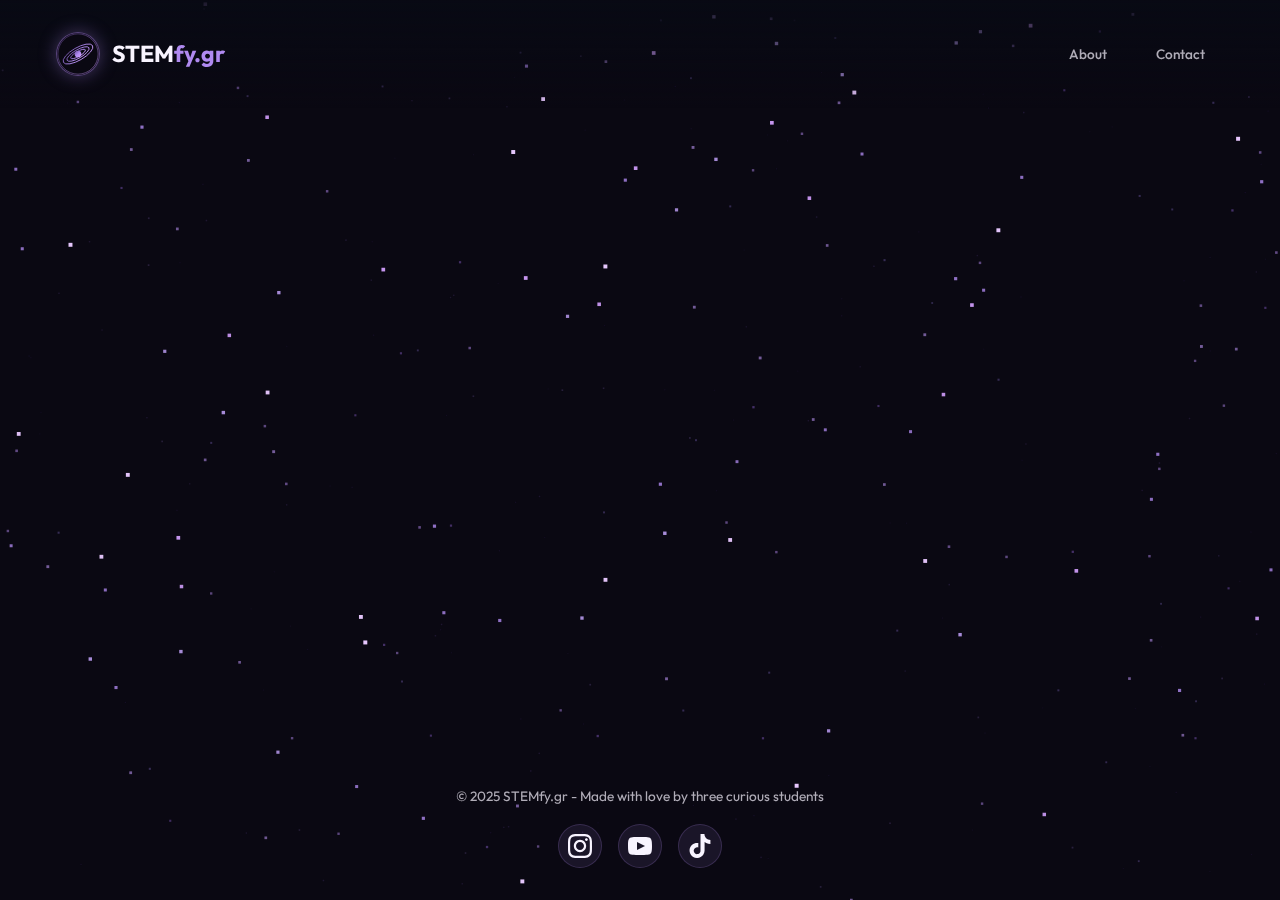
<file: index.html>
<!DOCTYPE html>
<html lang="en">
<head>
  <meta charset="UTF-8" />
  <meta name="viewport" content="width=device-width, initial-scale=1.0" />
  <title>STEMfy.gr - STEM for You</title>
  <meta name="description" content="Interactive physics and math simulations. Explore, learn, create.">

  <!-- Open Graph -->
  <meta property="og:title" content="STEMfy.gr - STEM for You">
  <meta property="og:description" content="Interactive physics and math simulations for educational purposes.">
  <meta property="og:type" content="website">
  <meta property="og:url" content="https://pasteldev.github.io">
  <meta property="og:image" content="https://pasteldev.github.io/assets/pfp.jpg">

  <!-- Twitter Card -->
  <meta name="twitter:card" content="summary_large_image">
  <meta name="twitter:title" content="STEMfy.gr - STEM for You">
  <meta name="twitter:description" content="Interactive physics and math simulations for educational purposes.">
  <meta name="twitter:image" content="https://pasteldev.github.io/assets/pfp.jpg">

  <!-- Fonts -->
  <link rel="preconnect" href="https://fonts.googleapis.com">
  <link rel="preconnect" href="https://fonts.gstatic.com" crossorigin>
  <link href="https://fonts.googleapis.com/css2?family=Outfit:wght@300;400;500;600;700;800&family=Space+Mono:wght@400;700&display=swap" rel="stylesheet">

  <!-- Favicon -->
  <link rel="icon" type="image/svg+xml" href="assets/favicon.svg">
  <meta name="theme-color" content="#b08af0">

  <link rel="stylesheet" href="css/main.css">
</head>

<body>
  <canvas id="starfield"></canvas>

  <div class="page">
    <nav>
      <a href="index.html" class="logo">
        <div class="logo-icon">
          <svg viewBox="0 0 100 100" fill="none">
            <defs>
              <linearGradient id="galaxyGrad" x1="0%" y1="0%" x2="100%" y2="100%">
                <stop offset="0%" style="stop-color:#6a4a9e"/>
                <stop offset="50%" style="stop-color:#b08af0"/>
                <stop offset="100%" style="stop-color:#d4a0ff"/>
              </linearGradient>
            </defs>
            <circle cx="50" cy="50" r="48" fill="#0a0812" stroke="url(#galaxyGrad)" stroke-width="1"/>
            <ellipse cx="50" cy="50" rx="40" ry="15" fill="none" stroke="url(#galaxyGrad)" stroke-width="2" transform="rotate(-30 50 50)"/>
            <ellipse cx="50" cy="50" rx="30" ry="10" fill="none" stroke="url(#galaxyGrad)" stroke-width="2" transform="rotate(-30 50 50)"/>
            <ellipse cx="50" cy="50" rx="20" ry="6" fill="none" stroke="url(#galaxyGrad)" stroke-width="2" transform="rotate(-30 50 50)"/>
            <circle cx="50" cy="50" r="8" fill="url(#galaxyGrad)"/>
          </svg>
        </div>
        <div class="logo-text">STEM<span>fy.gr</span></div>
      </a>
      <ul class="nav-links">
        <li><a href="about.html">About</a></li>
        <li><a href="contact.html">Contact</a></li>
      </ul>
    </nav>

    <section class="hero">
      <div class="hero-badge">
        <span class="pulse"></span>
        Now Live - Double Pendulum Simulation
      </div>
      <h1>Make STEM Addictive</h1>
      <p class="tagline">
        <strong>Three minds. One mission.</strong> Interactive simulations, science news,
        and challenges that make learning impossible to ignore.
      </p>

      <div class="nav-cards">
        <a href="simulations.html" class="nav-card">
          <div class="icon"><img src="icons/rocket.png" alt="Simulations"></div>
          <h3>Simulations</h3>
          <p>Interactive physics &amp; math visualizations</p>
        </a>

        <a href="news.html" class="nav-card">
          <div class="icon"><img src="icons/news.png" alt="News"></div>
          <h3>News</h3>
          <p>Latest science breakthroughs explained</p>
        </a>

        <a href="challenges.html" class="nav-card">
          <div class="icon"><img src="icons/trophy.png" alt="Challenges"></div>
          <h3>Challenges</h3>
          <p>Test your knowledge &amp; compete</p>
        </a>

        <a href="philosophy.html" class="nav-card">
          <div class="icon"><img src="icons/owl.png" alt="Philosophy"></div>
          <h3>Philosophy</h3>
          <p>AI, ethics &amp; big questions</p>
        </a>
      </div>
    </section>

    <footer>
      <p>&copy; 2025 STEMfy.gr - Made with love by three curious students</p>
      <div class="social-links">
        <a href="https://instagram.com/stemfy.gr" target="_blank" rel="noopener" title="Instagram">
          <svg viewBox="0 0 24 24"><path d="M12 2.163c3.204 0 3.584.012 4.85.07 3.252.148 4.771 1.691 4.919 4.919.058 1.265.069 1.645.069 4.849 0 3.205-.012 3.584-.069 4.849-.149 3.225-1.664 4.771-4.919 4.919-1.266.058-1.644.07-4.85.07-3.204 0-3.584-.012-4.849-.07-3.26-.149-4.771-1.699-4.919-4.92-.058-1.265-.07-1.644-.07-4.849 0-3.204.013-3.583.07-4.849.149-3.227 1.664-4.771 4.919-4.919 1.266-.057 1.645-.069 4.849-.069zm0-2.163c-3.259 0-3.667.014-4.947.072-4.358.2-6.78 2.618-6.98 6.98-.059 1.281-.073 1.689-.073 4.948 0 3.259.014 3.668.072 4.948.2 4.358 2.618 6.78 6.98 6.98 1.281.058 1.689.072 4.948.072 3.259 0 3.668-.014 4.948-.072 4.354-.2 6.782-2.618 6.979-6.98.059-1.28.073-1.689.073-4.948 0-3.259-.014-3.667-.072-4.947-.196-4.354-2.617-6.78-6.979-6.98-1.281-.059-1.69-.073-4.949-.073zm0 5.838c-3.403 0-6.162 2.759-6.162 6.162s2.759 6.163 6.162 6.163 6.162-2.759 6.162-6.163c0-3.403-2.759-6.162-6.162-6.162zm0 10.162c-2.209 0-4-1.79-4-4 0-2.209 1.791-4 4-4s4 1.791 4 4c0 2.21-1.791 4-4 4zm6.406-11.845c-.796 0-1.441.645-1.441 1.44s.645 1.44 1.441 1.44c.795 0 1.439-.645 1.439-1.44s-.644-1.44-1.439-1.44z"/></svg>
        </a>
        <a href="#" title="YouTube">
          <svg viewBox="0 0 24 24"><path d="M19.615 3.184c-3.604-.246-11.631-.245-15.23 0-3.897.266-4.356 2.62-4.385 8.816.029 6.185.484 8.549 4.385 8.816 3.6.245 11.626.246 15.23 0 3.897-.266 4.356-2.62 4.385-8.816-.029-6.185-.484-8.549-4.385-8.816zm-10.615 12.816v-8l8 3.993-8 4.007z"/></svg>
        </a>
        <a href="#" title="TikTok">
          <svg viewBox="0 0 24 24"><path d="M12.525.02c1.31-.02 2.61-.01 3.91-.02.08 1.53.63 3.09 1.75 4.17 1.12 1.11 2.7 1.62 4.24 1.79v4.03c-1.44-.05-2.89-.35-4.2-.97-.57-.26-1.1-.59-1.62-.93-.01 2.92.01 5.84-.02 8.75-.08 1.4-.54 2.79-1.35 3.94-1.31 1.92-3.58 3.17-5.91 3.21-1.43.08-2.86-.31-4.08-1.03-2.02-1.19-3.44-3.37-3.65-5.71-.02-.5-.03-1-.01-1.49.18-1.9 1.12-3.72 2.58-4.96 1.66-1.44 3.98-2.13 6.15-1.72.02 1.48-.04 2.96-.04 4.44-.99-.32-2.15-.23-3.02.37-.63.41-1.11 1.04-1.36 1.75-.21.51-.15 1.07-.14 1.61.24 1.64 1.82 3.02 3.5 2.87 1.12-.01 2.19-.66 2.77-1.61.19-.33.4-.67.41-1.06.1-1.79.06-3.57.07-5.36.01-4.03-.01-8.05.02-12.07z"/></svg>
        </a>
      </div>
    </footer>
  </div>

  <script>
    // Purple Starfield Animation
    const canvas = document.getElementById('starfield');
    const ctx = canvas.getContext('2d');

    const PARAMS = {
      background: '#0a0812',
      starColors: ['#2a1a4a', '#3a2a5a', '#4a3a6a', '#5a4a8a', '#6a4a9e', '#8a6aba', '#9a7aca', '#b08af0', '#c0a0f8', '#d4a0ff', '#e8c8ff', '#f4e8ff'],
      starCount: 350,
      baseSpeed: 0.7
    };

    let stars = [];
    let time = 0;

    function resize() {
      canvas.width = window.innerWidth;
      canvas.height = window.innerHeight;
      generateStars();
    }

    function hexToRgb(hex) {
      hex = hex.replace('#', '');
      return {
        r: parseInt(hex.substring(0, 2), 16),
        g: parseInt(hex.substring(2, 4), 16),
        b: parseInt(hex.substring(4, 6), 16)
      };
    }

    function generateStars() {
      stars = [];
      for (let i = 0; i < PARAMS.starCount; i++) {
        const x = Math.random() * canvas.width;
        const y = Math.random() * canvas.height;
        const size = 1 + Math.pow(Math.random(), 1.7) * 3;
        const dist = (size - 1) / 3;
        const colorIdx = Math.floor(dist * (PARAMS.starColors.length - 1));
        stars.push({
          x, y, baseX: x, baseY: y, size,
          opacity: 0.3 + dist * 0.7,
          color: hexToRgb(PARAMS.starColors[colorIdx]),
          velocity: PARAMS.baseSpeed * (0.5 + dist)
        });
      }
    }

    function render() {
      ctx.fillStyle = PARAMS.background;
      ctx.fillRect(0, 0, canvas.width, canvas.height);

      for (const s of stars) {
        const x = (s.baseX + time * s.velocity * 0.025) % canvas.width;
        const y = (s.baseY + time * s.velocity * 0.012) % canvas.height;
        ctx.fillStyle = `rgba(${s.color.r},${s.color.g},${s.color.b},${s.opacity})`;
        ctx.fillRect(x, y, s.size, s.size);
      }

      time += 16.67;
      requestAnimationFrame(render);
    }

    window.addEventListener('resize', resize);
    resize();
    render();
  </script>
</body>
</html>
</file>
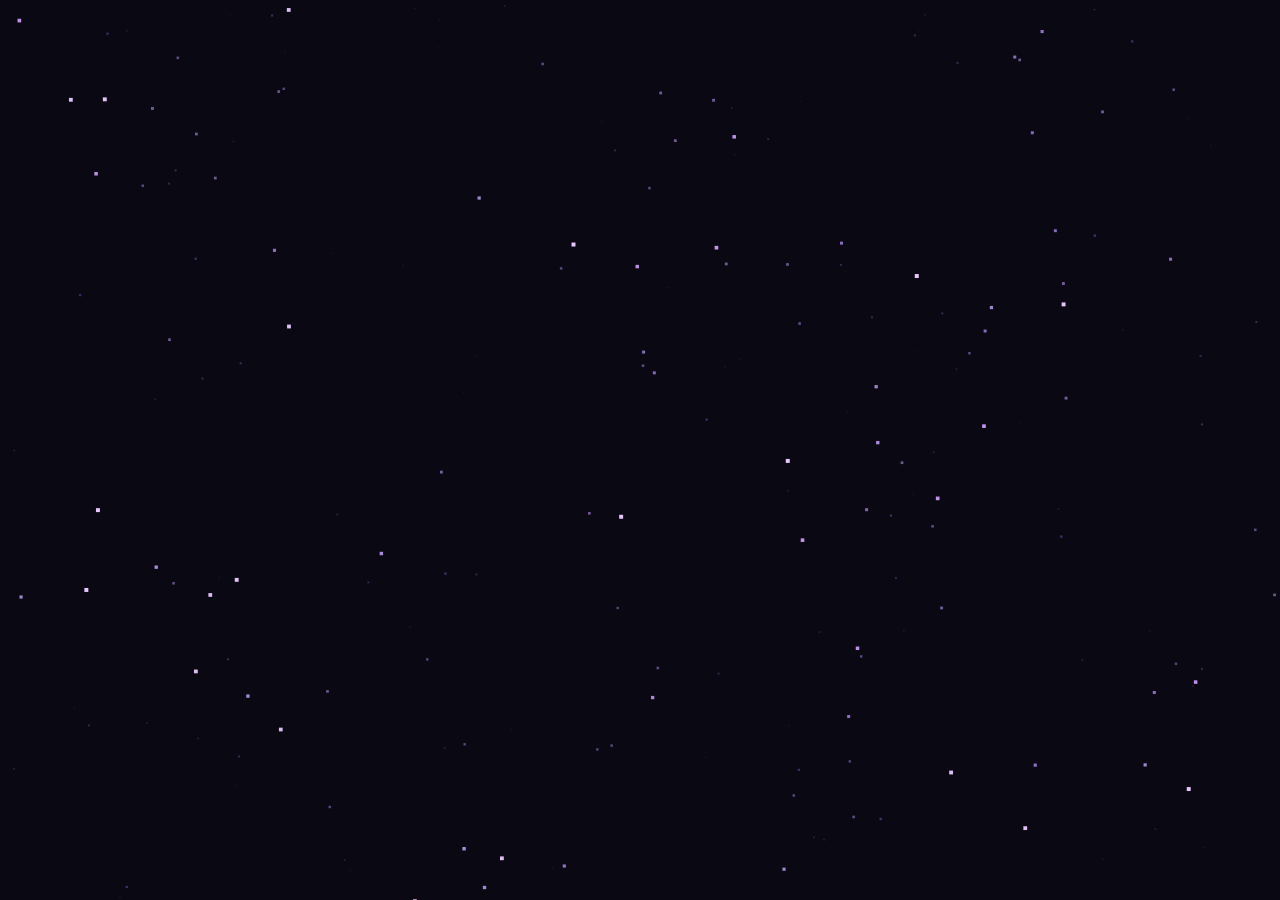
<file: about.html>
<!DOCTYPE html>
<html lang="en">
<head>
  <meta charset="UTF-8" />
  <meta name="viewport" content="width=device-width, initial-scale=1.0" />
  <title>About - STEMfy.gr</title>
  <meta name="description" content="Three students with a passion for science. Meet the STEMfy.gr team!">

  <!-- Open Graph -->
  <meta property="og:title" content="About - STEMfy.gr">
  <meta property="og:description" content="Three students creating interactive simulations for STEM education.">
  <meta property="og:type" content="website">
  <meta property="og:url" content="https://pasteldev.github.io/about.html">
  <meta property="og:image" content="https://pasteldev.github.io/assets/pfp.jpg">

  <!-- Twitter Card -->
  <meta name="twitter:card" content="summary_large_image">
  <meta name="twitter:title" content="About - STEMfy.gr">
  <meta name="twitter:description" content="Three students creating interactive simulations for STEM education.">
  <meta name="twitter:image" content="https://pasteldev.github.io/assets/pfp.jpg">

  <!-- Fonts -->
  <link rel="preconnect" href="https://fonts.googleapis.com">
  <link rel="preconnect" href="https://fonts.gstatic.com" crossorigin>
  <link href="https://fonts.googleapis.com/css2?family=Outfit:wght@300;400;500;600;700;800&display=swap" rel="stylesheet">

  <!-- Favicon -->
  <link rel="icon" type="image/svg+xml" href="assets/favicon.svg">
  <meta name="theme-color" content="#b08af0">

  <link rel="stylesheet" href="css/main.css">
</head>
<body>
  <canvas id="starfield"></canvas>

  <main class="about">
    <header class="about__header">
      <a href="index.html" class="about__logo">STEMfy<span>.gr</span></a>
    </header>

    <section class="about__section">
      <h2>Who We Are</h2>
      <p>
        We are three students with a shared passion: making science accessible,
        interactive, and fun. We believe the best learning happens through
        exploration and experimentation.
      </p>
    </section>

    <section class="about__section">
      <h2>About STEMfy.gr</h2>
      <p>
        STEMfy.gr is our channel for all things STEM - Science, Technology,
        Engineering, Mathematics. We create content that explains complex ideas
        in simple ways, and we build interactive simulations so you can
        experiment on your own.
      </p>
      <p style="margin-top: 1rem;">
        Our motto: <strong style="color: var(--purple-bright);">"Make STEM Addictive!"</strong>
      </p>
    </section>

    <section class="about__section">
      <h2>Contact</h2>
      <div class="about__social">
        <a href="https://instagram.com/stemfy.gr" target="_blank" rel="noopener noreferrer" class="social-link">
          <svg viewBox="0 0 24 24" fill="none" stroke="currentColor" stroke-width="2">
            <rect x="2" y="2" width="20" height="20" rx="5" ry="5"/>
            <path d="M16 11.37A4 4 0 1 1 12.63 8 4 4 0 0 1 16 11.37z"/>
            <line x1="17.5" y1="6.5" x2="17.51" y2="6.5"/>
          </svg>
          @stemfy.gr
        </a>
        <a href="mailto:stelirapt7@gmail.com" class="social-link">
          <svg viewBox="0 0 24 24" fill="none" stroke="currentColor" stroke-width="2">
            <path d="M4 4h16c1.1 0 2 .9 2 2v12c0 1.1-.9 2-2 2H4c-1.1 0-2-.9-2-2V6c0-1.1.9-2 2-2z"/>
            <polyline points="22,6 12,13 2,6"/>
          </svg>
          stelirapt7@gmail.com
        </a>
      </div>
    </section>

    <div class="about__back">
      <a href="index.html" class="back-link">&larr; Back to Home</a>
    </div>
  </main>

  <script>
    // Purple Starfield Animation
    const canvas = document.getElementById('starfield');
    const ctx = canvas.getContext('2d');

    const PARAMS = {
      background: '#0a0812',
      starColors: ['#2a1a4a', '#3a2a5a', '#4a3a6a', '#5a4a8a', '#6a4a9e', '#8a6aba', '#9a7aca', '#b08af0', '#c0a0f8', '#d4a0ff', '#e8c8ff', '#f4e8ff'],
      starCount: 260,
      baseSpeed: 0.6
    };

    let stars = [];
    let time = 0;

    function hexToRgb(hex) {
      hex = hex.replace('#', '');
      return {
        r: parseInt(hex.substring(0, 2), 16),
        g: parseInt(hex.substring(2, 4), 16),
        b: parseInt(hex.substring(4, 6), 16)
      };
    }

    function generateStars() {
      stars = [];
      for (let i = 0; i < PARAMS.starCount; i++) {
        const x = Math.random() * canvas.width;
        const y = Math.random() * canvas.height;
        const size = 1 + Math.pow(Math.random(), 1.7) * 3;
        const dist = (size - 1) / 3;
        const colorIdx = Math.floor(dist * (PARAMS.starColors.length - 1));
        stars.push({
          x, y, baseX: x, baseY: y, size,
          opacity: 0.3 + dist * 0.7,
          color: hexToRgb(PARAMS.starColors[colorIdx]),
          velocity: PARAMS.baseSpeed * (0.5 + dist)
        });
      }
    }

    function resize() {
      canvas.width = window.innerWidth;
      canvas.height = window.innerHeight;
      generateStars();
    }

    function render() {
      ctx.fillStyle = PARAMS.background;
      ctx.fillRect(0, 0, canvas.width, canvas.height);
      for (const s of stars) {
        const x = (s.baseX + time * s.velocity * 0.025) % canvas.width;
        const y = (s.baseY + time * s.velocity * 0.012) % canvas.height;
        ctx.fillStyle = `rgba(${s.color.r},${s.color.g},${s.color.b},${s.opacity})`;
        ctx.fillRect(x, y, s.size, s.size);
      }
      time += 16.67;
      requestAnimationFrame(render);
    }

    window.addEventListener('resize', resize);
    resize();
    render();
  </script>
</body>
</html>
</file>
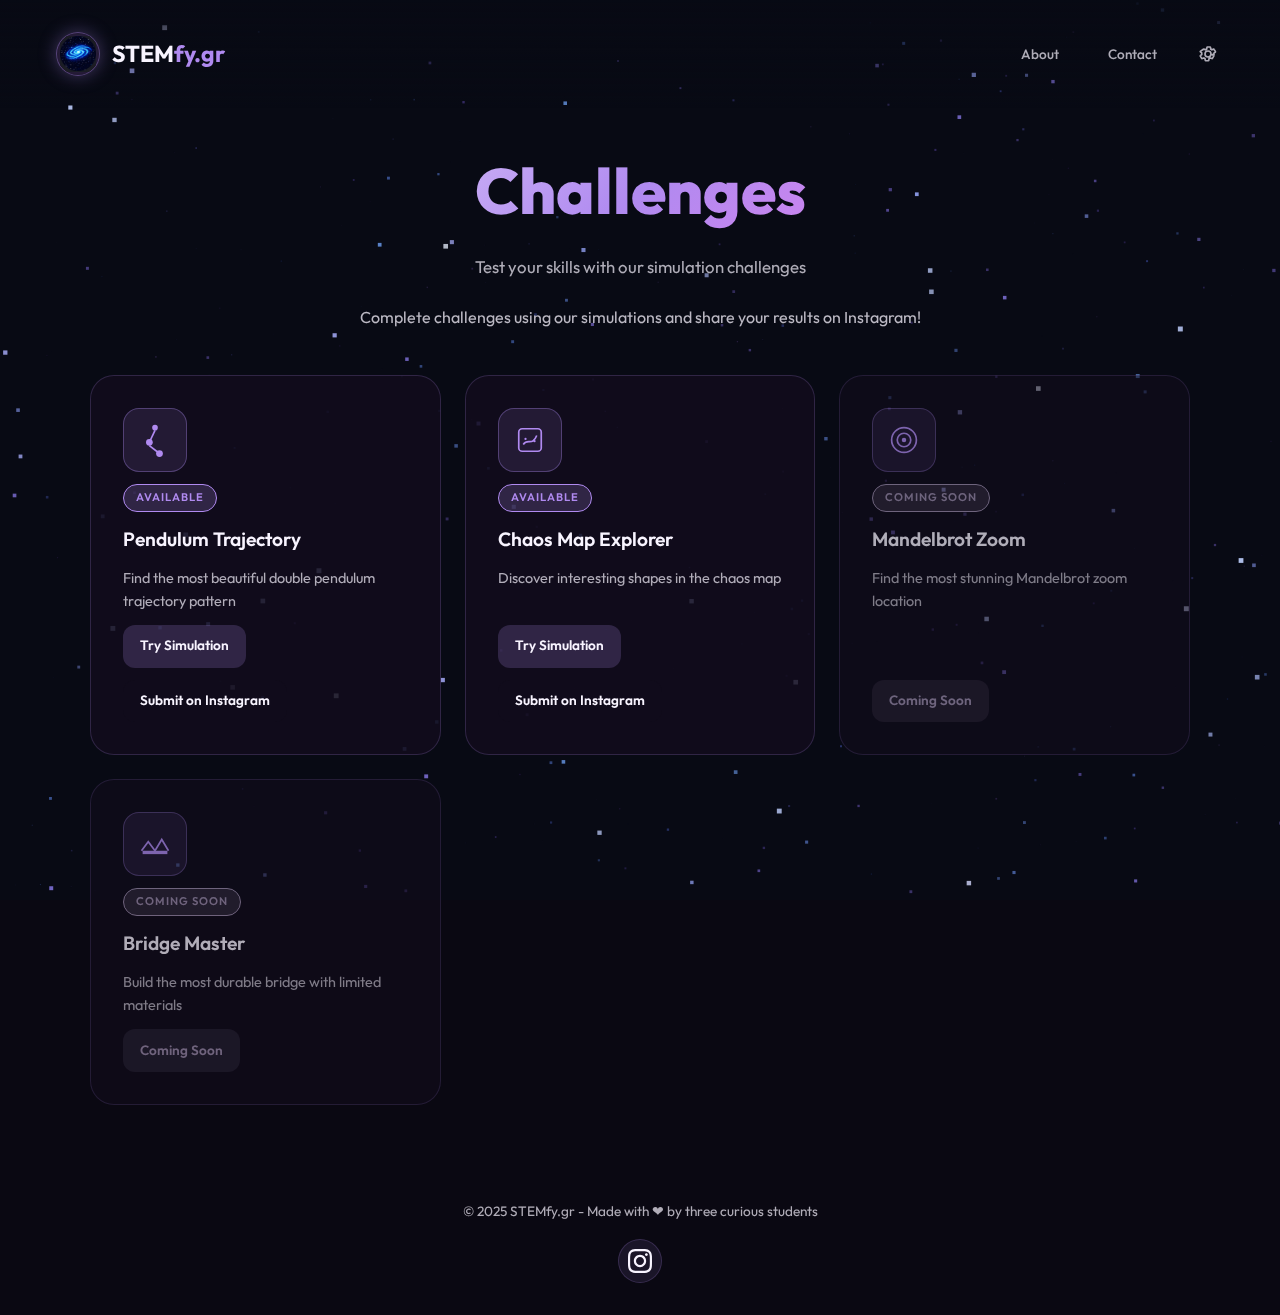
<file: challenges.html>
﻿<!DOCTYPE html>
<html lang="en">
<head>
  <meta charset="UTF-8" />
  <meta name="viewport" content="width=device-width, initial-scale=1.0" />
  <title>Challenges - STEMfy.gr</title>
  <meta name="description" content="Test your skills with STEMfy.gr simulation challenges and share your results.">

  <link rel="preconnect" href="https://fonts.googleapis.com">
  <link rel="preconnect" href="https://fonts.gstatic.com" crossorigin>
  <link href="https://fonts.googleapis.com/css2?family=Outfit:wght@300;400;500;600;700;800&display=swap" rel="stylesheet">
  <link rel="icon" type="image/png" href="assets/logo.png">
  <meta name="theme-color" content="#b08af0">
  <link rel="stylesheet" href="css/main.css">
  <style>
    .challenges-page {
      position: relative;
      z-index: 1;
      flex: 1;
      padding: 2rem 2rem 4rem;
    }

    .page-header {
      text-align: center;
      margin-bottom: 1.5rem;
    }

    .page-header h1 {
      font-family: 'Outfit', sans-serif;
      font-size: clamp(2.5rem, 6vw, 4rem);
      font-weight: 800;
      background: linear-gradient(135deg, #f8f4ff 0%, #b08af0 50%, #ff7aec 100%);
      -webkit-background-clip: text;
      -webkit-text-fill-color: transparent;
      background-clip: text;
      margin-bottom: 0.75rem;
    }

    .page-header p {
      color: rgba(248, 244, 255, 0.7);
      font-size: 1.05rem;
      max-width: 620px;
      margin: 0 auto;
    }

    .page-intro {
      text-align: center;
      color: rgba(248, 244, 255, 0.75);
      max-width: 680px;
      margin: 0 auto 2.75rem;
      font-size: 1rem;
    }

    .challenges-grid {
      display: grid;
      grid-template-columns: repeat(auto-fit, minmax(260px, 1fr));
      gap: 1.5rem;
      max-width: 1100px;
      margin: 0 auto;
    }

    .challenge-card {
      background: rgba(18, 12, 28, 0.85);
      border: 1px solid rgba(176, 138, 240, 0.2);
      border-radius: 24px;
      padding: 2rem;
      display: flex;
      flex-direction: column;
      gap: 0.75rem;
      min-height: 320px;
    }

    .challenge-card--disabled {
      opacity: 0.7;
    }

    .challenge-icon {
      width: 64px;
      height: 64px;
      border-radius: 16px;
      background: rgba(176, 138, 240, 0.12);
      border: 1px solid rgba(176, 138, 240, 0.35);
      display: flex;
      align-items: center;
      justify-content: center;
      color: #b08af0;
    }

    .challenge-icon svg {
      width: 36px;
      height: 36px;
    }

    .challenge-title {
      font-size: 1.2rem;
      font-weight: 600;
    }

    .challenge-desc {
      font-size: 0.9rem;
      color: rgba(248, 244, 255, 0.7);
      line-height: 1.6;
    }

    .badge {
      display: inline-block;
      font-size: 0.7rem;
      font-weight: 600;
      padding: 0.25rem 0.75rem;
      border-radius: 100px;
      text-transform: uppercase;
      letter-spacing: 1px;
      align-self: flex-start;
    }

    .badge--live {
      background: rgba(176, 138, 240, 0.2);
      color: #b08af0;
      border: 1px solid #b08af0;
    }

    .badge--soon {
      background: rgba(154, 138, 170, 0.2);
      color: #9a8aaa;
      border: 1px solid #9a8aaa;
    }

    .challenge-actions {
      margin-top: auto;
      display: flex;
      gap: 0.75rem;
      flex-wrap: wrap;
    }

    .challenge-actions .btn {
      display: inline-flex;
      align-items: center;
      justify-content: center;
      padding: 0.6rem 1rem;
      border-radius: 12px;
      text-decoration: none;
      font-size: 0.85rem;
      font-weight: 600;
      transition: all 0.3s ease;
      border: 1px solid transparent;
    }

    .btn--primary {
      background: rgba(176, 138, 240, 0.2);
      border-color: rgba(176, 138, 240, 0.45);
      color: #f8f4ff;
    }

    .btn--primary:hover {
      background: rgba(176, 138, 240, 0.3);
      border-color: #b08af0;
    }

    .btn--ghost {
      background: rgba(18, 12, 28, 0.5);
      border-color: rgba(176, 138, 240, 0.35);
      color: #f8f4ff;
    }

    .btn--ghost:hover {
      background: rgba(176, 138, 240, 0.15);
      border-color: rgba(176, 138, 240, 0.6);
    }

    .btn--disabled {
      background: rgba(154, 138, 170, 0.15);
      border-color: rgba(154, 138, 170, 0.35);
      color: #9a8aaa;
      cursor: not-allowed;
    }
  </style>
</head>
<body>
  <canvas id="starfield"></canvas>

  <div class="page">
    <nav>
      <a href="index.html" class="logo">
        <div class="logo-icon">
          <img src="assets/logo.png" alt="STEMfy.gr logo">
        </div>
        <div class="logo-text">STEM<span>fy.gr</span></div>
      </a>
      <div class="nav-right">
        <ul class="nav-links">
          <li><a href="about.html">About</a></li>
          <li><a href="contact.html">Contact</a></li>
        </ul>
        <button class="settings-btn" id="settings-btn" aria-label="Settings" title="Settings">
          <svg viewBox="0 0 24 24"><path d="M19.14 12.94c.04-.3.06-.61.06-.94 0-.32-.02-.64-.07-.94l1.72-1.35c.15-.12.19-.34.1-.51l-1.63-2.83c-.12-.22-.37-.29-.59-.22l-2.03.81c-.42-.32-.9-.6-1.42-.82l-.31-2.15c-.04-.24-.24-.41-.48-.41h-3.26c-.24 0-.43.17-.47.41l-.31 2.15c-.52.23-1 .5-1.42.82l-2.03-.81c-.22-.09-.47 0-.59.22L2.74 8.87c-.12.21-.08.44.1.51l1.72 1.35c-.05.3-.07.62-.07.94s.02.64.07.94l-1.72 1.35c-.15.12-.19.34-.1.51l1.63 2.83c.12.22.37.29.59.22l2.03-.81c.42.32.9.6 1.42.82l.31 2.15c.05.24.24.41.48.41h3.26c.24 0 .43-.17.47-.41l.31-2.15c.52-.23 1-.5 1.42-.82l2.03.81c.22.09.47 0 .59-.22l1.63-2.83c.12-.22.07-.44-.1-.51l-1.72-1.35zM12 15.6c-1.98 0-3.6-1.62-3.6-3.6s1.62-3.6 3.6-3.6 3.6 1.62 3.6 3.6-1.62 3.6-3.6 3.6z"/></svg>
        </button>
      </div>
    </nav>

    <main class="challenges-page">
      <header class="page-header">
        <h1 id="challenges-title">Challenges</h1>
        <p id="challenges-subtitle">Test your skills with our simulation challenges</p>
      </header>
      <p class="page-intro" id="challenges-intro">Complete challenges using our simulations and share your results on Instagram!</p>

      <div class="challenges-grid">
        <article class="challenge-card">
          <div class="challenge-icon">
            <svg viewBox="0 0 64 64" fill="none" stroke="currentColor" stroke-width="3">
              <circle cx="32" cy="10" r="5" fill="currentColor" stroke="none"/>
              <line x1="32" y1="15" x2="22" y2="36" />
              <circle cx="22" cy="36" r="6" fill="currentColor" stroke="none"/>
              <line x1="22" y1="42" x2="40" y2="56" />
              <circle cx="40" cy="56" r="6" fill="currentColor" stroke="none"/>
            </svg>
          </div>
          <span class="badge badge--live" id="challenge-pendulum-badge">Available</span>
          <h3 class="challenge-title" id="challenge-pendulum-title">Pendulum Trajectory</h3>
          <p class="challenge-desc" id="challenge-pendulum-desc">Find the most beautiful double pendulum trajectory pattern</p>
          <div class="challenge-actions">
            <a href="double-pendulum.html" class="btn btn--primary" id="challenge-pendulum-try">Try Simulation</a>
            <a href="https://instagram.com/stemfy.gr" class="btn btn--ghost" target="_blank" rel="noopener" id="challenge-pendulum-submit">Submit on Instagram</a>
          </div>
        </article>

        <article class="challenge-card">
          <div class="challenge-icon">
            <svg viewBox="0 0 64 64" fill="none" stroke="currentColor" stroke-width="3">
              <rect x="12" y="12" width="40" height="40" rx="6" />
              <path d="M20 40 C28 28, 36 44, 44 24" />
              <circle cx="24" cy="30" r="2" fill="currentColor" stroke="none"/>
              <circle cx="40" cy="34" r="2" fill="currentColor" stroke="none"/>
            </svg>
          </div>
          <span class="badge badge--live" id="challenge-chaos-badge">Available</span>
          <h3 class="challenge-title" id="challenge-chaos-title">Chaos Map Explorer</h3>
          <p class="challenge-desc" id="challenge-chaos-desc">Discover interesting shapes in the chaos map</p>
          <div class="challenge-actions">
            <a href="double-pendulum.html" class="btn btn--primary" id="challenge-chaos-try">Try Simulation</a>
            <a href="https://instagram.com/stemfy.gr" class="btn btn--ghost" target="_blank" rel="noopener" id="challenge-chaos-submit">Submit on Instagram</a>
          </div>
        </article>

        <article class="challenge-card challenge-card--disabled">
          <div class="challenge-icon">
            <svg viewBox="0 0 64 64" fill="none" stroke="currentColor" stroke-width="3">
              <circle cx="32" cy="32" r="22" />
              <circle cx="32" cy="32" r="12" />
              <circle cx="32" cy="32" r="4" fill="currentColor" stroke="none"/>
            </svg>
          </div>
          <span class="badge badge--soon" id="challenge-mandelbrot-badge">Coming Soon</span>
          <h3 class="challenge-title" id="challenge-mandelbrot-title">Mandelbrot Zoom</h3>
          <p class="challenge-desc" id="challenge-mandelbrot-desc">Find the most stunning Mandelbrot zoom location</p>
          <div class="challenge-actions">
            <span class="btn btn--disabled" id="challenge-mandelbrot-soon">Coming Soon</span>
          </div>
        </article>

        <article class="challenge-card challenge-card--disabled">
          <div class="challenge-icon">
            <svg viewBox="0 0 64 64" fill="none" stroke="currentColor" stroke-width="3">
              <path d="M8 44 L20 28 L32 44 L44 24 L56 44" />
              <rect x="10" y="44" width="44" height="6" fill="currentColor" stroke="none"/>
            </svg>
          </div>
          <span class="badge badge--soon" id="challenge-bridge-badge">Coming Soon</span>
          <h3 class="challenge-title" id="challenge-bridge-title">Bridge Master</h3>
          <p class="challenge-desc" id="challenge-bridge-desc">Build the most durable bridge with limited materials</p>
          <div class="challenge-actions">
            <span class="btn btn--disabled" id="challenge-bridge-soon">Coming Soon</span>
          </div>
        </article>
      </div>
    </main>

    <footer>
      <p>&copy; 2025 STEMfy.gr - Made with &#10084; by three curious students</p>
      <div class="social-links">
        <a href="https://instagram.com/stemfy.gr" target="_blank" rel="noopener" title="Instagram">
          <svg viewBox="0 0 24 24"><path d="M12 2.163c3.204 0 3.584.012 4.85.07 3.252.148 4.771 1.691 4.919 4.919.058 1.265.069 1.645.069 4.849 0 3.205-.012 3.584-.069 4.849-.149 3.225-1.664 4.771-4.919 4.919-1.266.058-1.644.07-4.85.07-3.204 0-3.584-.012-4.849-.07-3.26-.149-4.771-1.699-4.919-4.92-.058-1.265-.07-1.644-.07-4.849 0-3.204.013-3.583.07-4.849.149-3.227 1.664-4.771 4.919-4.919 1.266-.057 1.645-.069 4.849-.069zm0-2.163c-3.259 0-3.667.014-4.947.072-4.358.2-6.78 2.618-6.98 6.98-.059 1.281-.073 1.689-.073 4.948 0 3.259.014 3.668.072 4.948.2 4.358 2.618 6.78 6.98 6.98 1.281.058 1.689.072 4.948.072 3.259 0 3.668-.014 4.948-.072 4.354-.2 6.782-2.618 6.979-6.98.059-1.28.073-1.689.073-4.948 0-3.259-.014-3.667-.072-4.947-.196-4.354-2.617-6.78-6.979-6.98-1.281-.059-1.69-.073-4.949-.073zm0 5.838c-3.403 0-6.162 2.759-6.162 6.162s2.759 6.163 6.162 6.163 6.162-2.759 6.162-6.163c0-3.403-2.759-6.162-6.162-6.162zm0 10.162c-2.209 0-4-1.79-4-4 0-2.209 1.791-4 4-4s4 1.791 4 4c0 2.21-1.791 4-4 4zm6.406-11.845c-.796 0-1.441.645-1.441 1.44s.645 1.44 1.441 1.44c.795 0 1.439-.645 1.439-1.44s-.644-1.44-1.439-1.44z"/></svg>
        </a>
      </div>
    </footer>
  </div>

  <!-- Settings Modal -->
  <div class="settings-modal" id="settings-modal">
    <div class="settings-modal-content">
      <div class="settings-header">
        <h2 id="settings-title">Settings</h2>
        <button class="settings-close" id="settings-close" aria-label="Close">&times;</button>
      </div>
      <div class="settings-body">
        <div class="settings-group">
          <label for="language-select" id="language-label">Language</label>
          <select id="language-select">
            <option value="en">English</option>
            <option value="el">Ελληνικά</option>
          </select>
        </div></div>
    </div>
  </div>

  <script src="js/starfield.js"></script>
  <script src="js/i18n.js"></script>
  <script src="js/ui.js"></script>
</body>
</html>
</file>
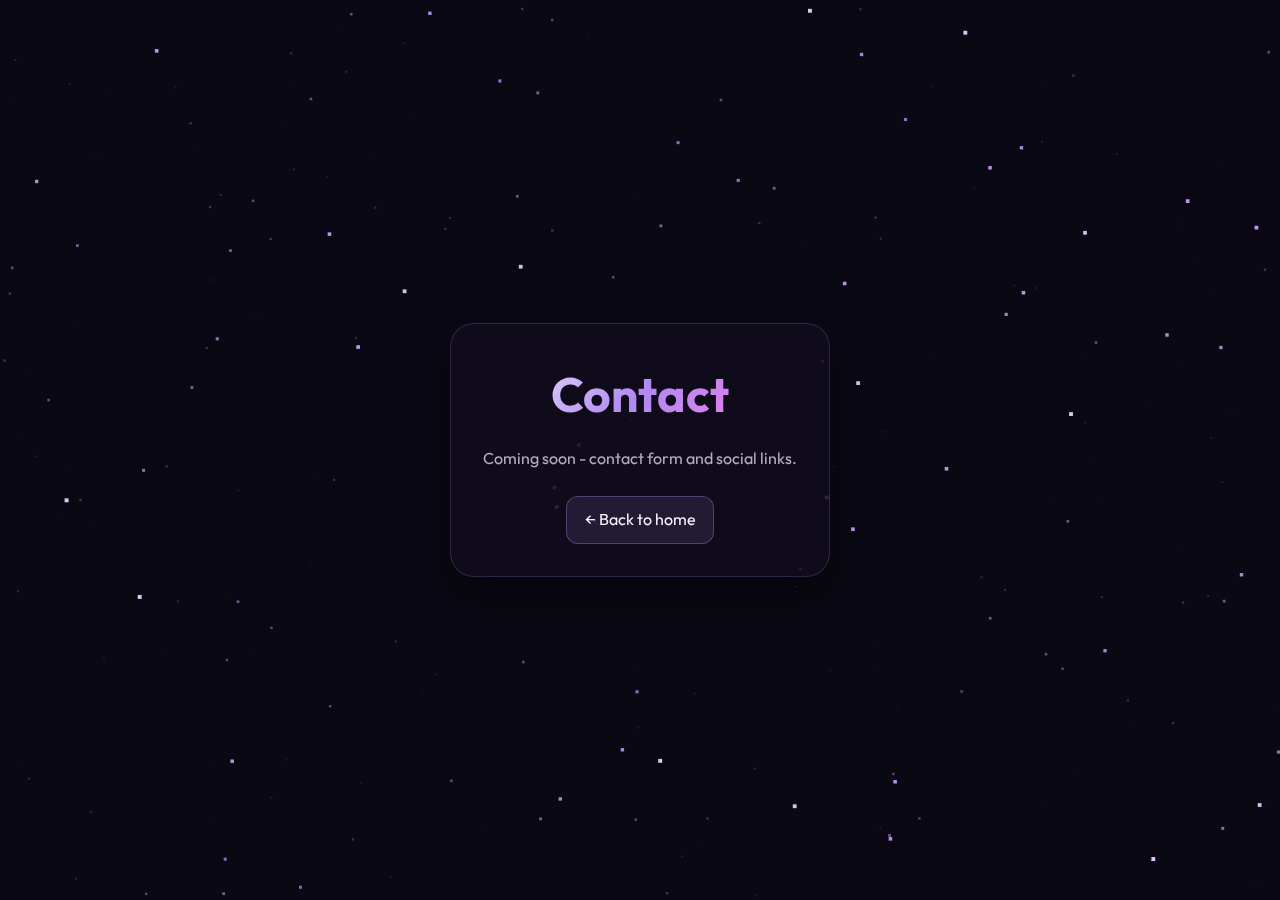
<file: contact.html>
<!DOCTYPE html>
<html lang="en">
<head>
  <meta charset="UTF-8" />
  <meta name="viewport" content="width=device-width, initial-scale=1.0" />
  <title>Contact - STEMfy.gr</title>
  <link rel="preconnect" href="https://fonts.googleapis.com">
  <link rel="preconnect" href="https://fonts.gstatic.com" crossorigin>
  <link href="https://fonts.googleapis.com/css2?family=Outfit:wght@300;400;500;600;700;800&display=swap" rel="stylesheet">
  <link rel="icon" type="image/svg+xml" href="assets/favicon.svg">
  <meta name="theme-color" content="#b08af0">
  <link rel="stylesheet" href="css/main.css">
</head>
<body>
  <canvas id="starfield"></canvas>
  <div class="wrap">
    <div class="card">
      <h1>Contact</h1>
      <p>Coming soon - contact form and social links.</p>
      <a href="index.html">&larr; Back to home</a>
    </div>
  </div>

  <script>
    const canvas = document.getElementById('starfield');
    const ctx = canvas.getContext('2d');
    const PARAMS = {
      background: '#0a0812',
      starColors: ['#2a1a4a', '#3a2a5a', '#4a3a6a', '#5a4a8a', '#6a4a9e', '#8a6aba', '#9a7aca', '#b08af0', '#c0a0f8', '#d4a0ff', '#e8c8ff', '#f4e8ff'],
      starCount: 260,
      baseSpeed: 0.6
    };
    let stars = [];
    let time = 0;

    function hexToRgb(hex) {
      hex = hex.replace('#', '');
      return {
        r: parseInt(hex.substring(0, 2), 16),
        g: parseInt(hex.substring(2, 4), 16),
        b: parseInt(hex.substring(4, 6), 16)
      };
    }

    function generateStars() {
      stars = [];
      for (let i = 0; i < PARAMS.starCount; i++) {
        const x = Math.random() * canvas.width;
        const y = Math.random() * canvas.height;
        const size = 1 + Math.pow(Math.random(), 1.7) * 3;
        const dist = (size - 1) / 3;
        const colorIdx = Math.floor(dist * (PARAMS.starColors.length - 1));
        stars.push({
          x, y, baseX: x, baseY: y, size,
          opacity: 0.3 + dist * 0.7,
          color: hexToRgb(PARAMS.starColors[colorIdx]),
          velocity: PARAMS.baseSpeed * (0.5 + dist)
        });
      }
    }

    function resize() {
      canvas.width = window.innerWidth;
      canvas.height = window.innerHeight;
      generateStars();
    }

    function render() {
      ctx.fillStyle = PARAMS.background;
      ctx.fillRect(0, 0, canvas.width, canvas.height);
      for (const s of stars) {
        const x = (s.baseX + time * s.velocity * 0.025) % canvas.width;
        const y = (s.baseY + time * s.velocity * 0.012) % canvas.height;
        ctx.fillStyle = `rgba(${s.color.r},${s.color.g},${s.color.b},${s.opacity})`;
        ctx.fillRect(x, y, s.size, s.size);
      }
      time += 16.67;
      requestAnimationFrame(render);
    }

    window.addEventListener('resize', resize);
    resize();
    render();
  </script>
</body>
</html>
</file>
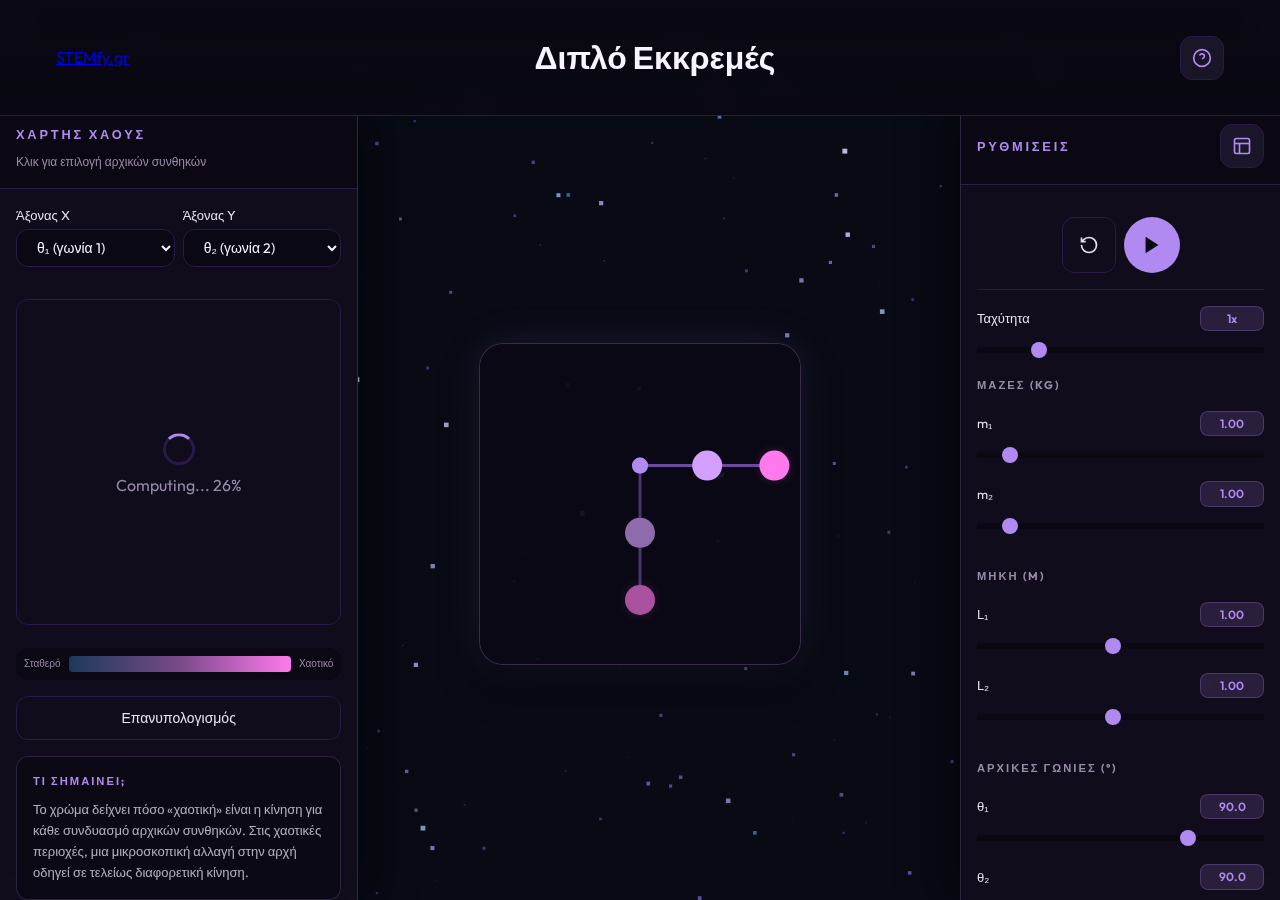
<file: double-pendulum.html>
<!DOCTYPE html>
<html lang="el">
<head>
    <meta charset="UTF-8">
    <meta name="viewport" content="width=device-width, initial-scale=1.0">
    <title>Double Pendulum - STEMfy.gr</title>
    <meta name="description" content="Interactive double pendulum simulation. Explore chaos and dynamic systems!">

    <!-- Open Graph -->
    <meta property="og:title" content="Double Pendulum - STEMfy.gr">
    <meta property="og:description" content="Interactive physics simulation of a double pendulum with chaos map and detailed parameters.">
    <meta property="og:type" content="website">
    <meta property="og:url" content="https://pasteldev.github.io/double-pendulum.html">
    <meta property="og:image" content="https://pasteldev.github.io/assets/pfp.jpg">

    <!-- Twitter Card -->
    <meta name="twitter:card" content="summary_large_image">
    <meta name="twitter:title" content="Double Pendulum - STEMfy.gr">
    <meta name="twitter:description" content="Interactive physics simulation of a double pendulum with chaos map and detailed parameters.">
    <meta name="twitter:image" content="https://pasteldev.github.io/assets/pfp.jpg">

    <!-- Fonts -->
    <link rel="preconnect" href="https://fonts.googleapis.com">
    <link rel="preconnect" href="https://fonts.gstatic.com" crossorigin>
    <link href="https://fonts.googleapis.com/css2?family=Outfit:wght@300;400;500;600;700;800&display=swap" rel="stylesheet">

    <!-- Favicon -->
    <link rel="icon" type="image/svg+xml" href="assets/favicon.svg">
    <meta name="theme-color" content="#b08af0">

    <link rel="stylesheet" href="css/main.css">
    <link rel="stylesheet" href="css/simulations.css">
</head>
<body>
    <!-- Pixel Starfield Background -->
    <canvas id="starfield"></canvas>
    
    <!-- Pixel Corner Decorations -->
    <div class="pixel-corner pixel-corner--top-left"></div>
    <div class="pixel-corner pixel-corner--top-right"></div>
    <div class="pixel-corner pixel-corner--bottom-left"></div>
    <div class="pixel-corner pixel-corner--bottom-right"></div>

    <div class="simulation-page">
        <!-- Navigation Bar -->
        <nav class="sim-nav">
            <a href="index.html" class="sim-nav__brand">STEMfy<span>.gr</span></a>
            <h1 class="sim-nav__title">Διπλό Εκκρεμές</h1>
            <div class="sim-nav__actions">
                <button id="tutorial-btn" class="btn btn--icon" aria-label="Οδηγός χρήσης">
                    <svg viewBox="0 0 24 24" fill="none" stroke="currentColor" stroke-width="2">
                        <circle cx="12" cy="12" r="10"/>
                        <path d="M9.09 9a3 3 0 0 1 5.83 1c0 2-3 3-3 3"/>
                        <line x1="12" y1="17" x2="12.01" y2="17"/>
                    </svg>
                </button>
            </div>
        </nav>

        <!-- Mobile Panel Toggle Buttons -->
        <button class="panel-toggle panel-toggle--controls" aria-label="Άνοιγμα ρυθμίσεων">
            <svg viewBox="0 0 24 24" fill="none" stroke="currentColor" stroke-width="2">
                <line x1="4" y1="21" x2="4" y2="14"/>
                <line x1="4" y1="10" x2="4" y2="3"/>
                <line x1="12" y1="21" x2="12" y2="12"/>
                <line x1="12" y1="8" x2="12" y2="3"/>
                <line x1="20" y1="21" x2="20" y2="16"/>
                <line x1="20" y1="12" x2="20" y2="3"/>
                <line x1="1" y1="14" x2="7" y2="14"/>
                <line x1="9" y1="8" x2="15" y2="8"/>
                <line x1="17" y1="16" x2="23" y2="16"/>
            </svg>
        </button>
        
        <button class="panel-toggle panel-toggle--chaos" aria-label="Άνοιγμα χάρτη χάους">
            <svg viewBox="0 0 24 24" fill="none" stroke="currentColor" stroke-width="2">
                <rect x="3" y="3" width="18" height="18" rx="2"/>
                <path d="M3 9h18"/>
                <path d="M9 21V9"/>
            </svg>
        </button>

        <!-- Main Content -->
        <div class="sim-content">
            <!-- Chaos Map Panel (Left) -->
            <aside class="chaos-panel collapsed">
                <div class="chaos-panel__header">
                    <div>
                        <h2 class="chaos-panel__title">Χάρτης Χάους</h2>
                        <p class="chaos-panel__subtitle">Κλικ για επιλογή αρχικών συνθηκών</p>
                    </div>
                </div>
                
                <div class="chaos-panel__content">
                    <!-- Axis Selection -->
                    <div class="axis-selection">
                        <div class="control-dropdown">
                            <label class="control-dropdown__label" for="chaos-axis-x">Άξονας X</label>
                            <select id="chaos-axis-x" class="control-dropdown__select">
                                <option value="theta1" selected>θ₁ (γωνία 1)</option>
                                <option value="theta2">θ₂ (γωνία 2)</option>
                                <option value="omega1">ω₁ (ταχύτητα 1)</option>
                                <option value="omega2">ω₂ (ταχύτητα 2)</option>
                            </select>
                        </div>
                        <div class="control-dropdown">
                            <label class="control-dropdown__label" for="chaos-axis-y">Άξονας Y</label>
                            <select id="chaos-axis-y" class="control-dropdown__select">
                                <option value="theta1">θ₁ (γωνία 1)</option>
                                <option value="theta2" selected>θ₂ (γωνία 2)</option>
                                <option value="omega1">ω₁ (ταχύτητα 1)</option>
                                <option value="omega2">ω₂ (ταχύτητα 2)</option>
                            </select>
                        </div>
                    </div>
                    
                    <!-- Chaos Map Canvas -->
                    <div class="chaos-map-container">
                        <canvas id="chaos-canvas"></canvas>
                        <div class="chaos-map-loading" style="display: none;">
                            <div class="chaos-map-loading__spinner"></div>
                            <span>Υπολογισμός... 0%</span>
                        </div>
                    </div>
                    
                    <!-- Legend -->
                    <div class="chaos-legend">
                        <span style="font-size: 0.625rem; color: var(--color-gray);">Σταθερό</span>
                        <div class="chaos-legend__gradient"></div>
                        <span style="font-size: 0.625rem; color: var(--color-gray);">Χαοτικό</span>
                    </div>
                    
                    <!-- Recompute Button -->
                    <button id="recompute-chaos" class="btn btn--secondary" style="width: 100%;">
                        Επανυπολογισμός
                    </button>
                    
                    <!-- Info Box -->
                    <div class="info-box">
                        <h3 class="info-box__title">Τι σημαίνει;</h3>
                        <p class="info-box__text">
                            Το χρώμα δείχνει πόσο «χαοτική» είναι η κίνηση για κάθε συνδυασμό αρχικών συνθηκών. 
                            Στις χαοτικές περιοχές, μια μικροσκοπική αλλαγή στην αρχή οδηγεί σε τελείως διαφορετική κίνηση.
                        </p>
                    </div>
                </div>
            </aside>

            <!-- Main Canvas Area -->
            <main class="sim-main">
                <div class="sim-canvas-container">
                    <canvas id="pendulum-canvas"></canvas>
                </div>
            </main>

            <!-- Control Panel (Right) -->
            <aside class="control-panel">
                <div class="control-panel__header">
                    <h2 class="control-panel__title">Ρυθμίσεις</h2>
                    <button id="chaos-toggle" class="btn btn--icon" aria-label="Εμφάνιση χάρτη χάους">
                        <svg viewBox="0 0 24 24" fill="none" stroke="currentColor" stroke-width="2">
                            <rect x="3" y="3" width="18" height="18" rx="2"/>
                            <path d="M3 9h18"/>
                            <path d="M9 21V9"/>
                        </svg>
                    </button>
                </div>
                
                <div class="control-panel__content">
                    <!-- Playback Controls -->
                    <div class="playback-controls">
                        <button id="reset-btn" class="btn btn--secondary" aria-label="Επαναφορά">
                            <svg viewBox="0 0 24 24" fill="none" stroke="currentColor" stroke-width="2" width="20" height="20">
                                <path d="M3 12a9 9 0 1 0 9-9 9.75 9.75 0 0 0-6.74 2.74L3 8"/>
                                <path d="M3 3v5h5"/>
                            </svg>
                        </button>
                        <button id="play-btn" class="btn btn--play" aria-label="Αναπαραγωγή">
                            <svg viewBox="0 0 24 24" fill="currentColor">
                                <polygon points="5,3 19,12 5,21"/>
                            </svg>
                        </button>
                    </div>
                    
                    <!-- Speed Control -->
                    <div class="control-slider">
                        <div class="control-slider__header">
                            <label class="control-slider__label" for="speed">Ταχύτητα</label>
                            <span id="speed-value" class="control-slider__value">1x</span>
                        </div>
                        <input type="range" id="speed" class="control-slider__input" 
                               min="0.25" max="4" step="0.25" value="1">
                    </div>

                    <!-- Masses -->
                    <div class="control-section">
                        <h3 class="control-section__title">Μάζες (kg)</h3>
                        
                        <div class="control-slider">
                            <div class="control-slider__header">
                                <label class="control-slider__label" for="m1">m₁</label>
                                <span id="m1-value" class="control-slider__value">1.00</span>
                            </div>
                            <input type="range" id="m1" class="control-slider__input" 
                                   min="0.1" max="10" step="0.1" value="1">
                        </div>
                        
                        <div class="control-slider">
                            <div class="control-slider__header">
                                <label class="control-slider__label" for="m2">m₂</label>
                                <span id="m2-value" class="control-slider__value">1.00</span>
                            </div>
                            <input type="range" id="m2" class="control-slider__input" 
                                   min="0.1" max="10" step="0.1" value="1">
                        </div>
                    </div>

                    <!-- Lengths -->
                    <div class="control-section">
                        <h3 class="control-section__title">Μήκη (m)</h3>
                        
                        <div class="control-slider">
                            <div class="control-slider__header">
                                <label class="control-slider__label" for="L1">L₁</label>
                                <span id="L1-value" class="control-slider__value">1.00</span>
                            </div>
                            <input type="range" id="L1" class="control-slider__input" 
                                   min="0.1" max="2" step="0.05" value="1">
                        </div>
                        
                        <div class="control-slider">
                            <div class="control-slider__header">
                                <label class="control-slider__label" for="L2">L₂</label>
                                <span id="L2-value" class="control-slider__value">1.00</span>
                            </div>
                            <input type="range" id="L2" class="control-slider__input" 
                                   min="0.1" max="2" step="0.05" value="1">
                        </div>
                    </div>

                    <!-- Initial Angles -->
                    <div class="control-section">
                        <h3 class="control-section__title">Αρχικές Γωνίες (°)</h3>
                        
                        <div class="control-slider">
                            <div class="control-slider__header">
                                <label class="control-slider__label" for="theta1">θ₁</label>
                                <span id="theta1-value" class="control-slider__value">90.0</span>
                            </div>
                            <input type="range" id="theta1" class="control-slider__input" 
                                   min="-180" max="180" step="1" value="90">
                        </div>
                        
                        <div class="control-slider">
                            <div class="control-slider__header">
                                <label class="control-slider__label" for="theta2">θ₂</label>
                                <span id="theta2-value" class="control-slider__value">90.0</span>
                            </div>
                            <input type="range" id="theta2" class="control-slider__input" 
                                   min="-180" max="180" step="1" value="90">
                        </div>
                    </div>

                    <!-- Initial Velocities -->
                    <div class="control-section">
                        <h3 class="control-section__title">Αρχικές Ταχύτητες (rad/s)</h3>
                        
                        <div class="control-slider">
                            <div class="control-slider__header">
                                <label class="control-slider__label" for="omega1">ω₁</label>
                                <span id="omega1-value" class="control-slider__value">0.0</span>
                            </div>
                            <input type="range" id="omega1" class="control-slider__input" 
                                   min="-10" max="10" step="0.1" value="0">
                        </div>
                        
                        <div class="control-slider">
                            <div class="control-slider__header">
                                <label class="control-slider__label" for="omega2">ω₂</label>
                                <span id="omega2-value" class="control-slider__value">0.0</span>
                            </div>
                            <input type="range" id="omega2" class="control-slider__input" 
                                   min="-10" max="10" step="0.1" value="0">
                        </div>
                    </div>

                    <!-- Gravity -->
                    <div class="control-section">
                        <h3 class="control-section__title">Βαρύτητα</h3>
                        
                        <div class="control-slider">
                            <div class="control-slider__header">
                                <label class="control-slider__label" for="g">g (m/s²)</label>
                                <span id="g-value" class="control-slider__value">9.81</span>
                            </div>
                            <input type="range" id="g" class="control-slider__input" 
                                   min="0" max="20" step="0.1" value="9.81">
                        </div>
                    </div>

                    <!-- Damping -->
                    <div class="control-section">
                        <h3 class="control-section__title">Απόσβεση</h3>
                        
                        <div class="control-toggle">
                            <label class="control-toggle__label" for="damping-enabled">Ενεργοποίηση</label>
                            <label class="toggle-switch">
                                <input type="checkbox" id="damping-enabled">
                                <span class="toggle-switch__slider"></span>
                            </label>
                        </div>
                        
                        <div class="control-slider" style="opacity: 0.5;">
                            <div class="control-slider__header">
                                <label class="control-slider__label" for="damping">Συντελεστής</label>
                                <span id="damping-value" class="control-slider__value">0.00</span>
                            </div>
                            <input type="range" id="damping" class="control-slider__input" 
                                   min="0" max="1" step="0.01" value="0" disabled>
                        </div>
                    </div>

                    <!-- Trail -->
                    <div class="control-section">
                        <h3 class="control-section__title">Ίχνος</h3>
                        
                        <div class="control-toggle">
                            <label class="control-toggle__label" for="trail-enabled">Εμφάνιση ίχνους</label>
                            <label class="toggle-switch">
                                <input type="checkbox" id="trail-enabled" checked>
                                <span class="toggle-switch__slider"></span>
                            </label>
                        </div>
                        
                        <div class="control-toggle">
                            <label class="control-toggle__label" for="trail-infinite">Άπειρο ίχνος</label>
                            <label class="toggle-switch">
                                <input type="checkbox" id="trail-infinite">
                                <span class="toggle-switch__slider"></span>
                            </label>
                        </div>
                        
                        <div class="control-slider">
                            <div class="control-slider__header">
                                <label class="control-slider__label" for="trail-duration">Διάρκεια</label>
                                <span id="trail-duration-value" class="control-slider__value">5s</span>
                            </div>
                            <input type="range" id="trail-duration" class="control-slider__input" 
                                   min="0.5" max="10" step="0.5" value="5">
                        </div>
                    </div>
                </div>
            </aside>
        </div>
    </div>

    <script src="js/starfield.js"></script>
    <script src="js/common.js"></script>
    <script src="js/double-pendulum.js"></script>
    <script src="js/tutorial.js"></script>
</body>
</html>
</file>
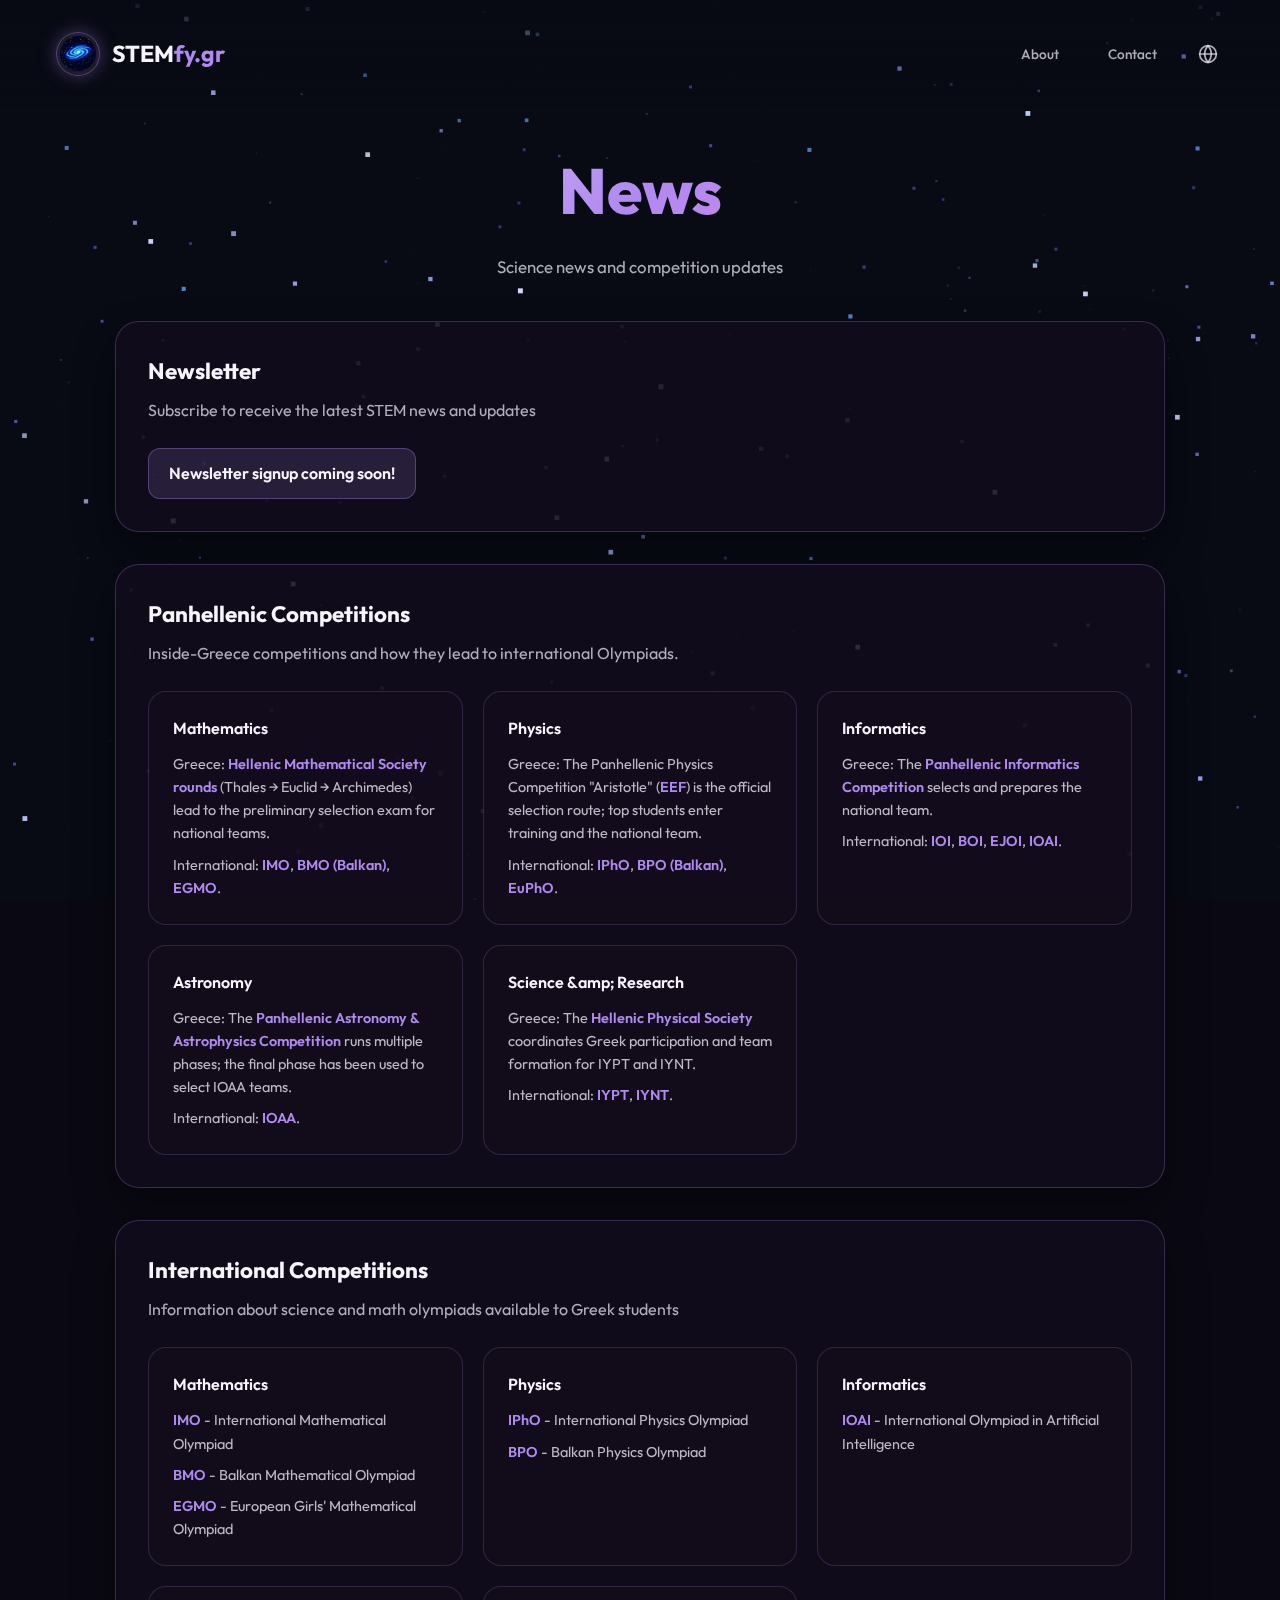
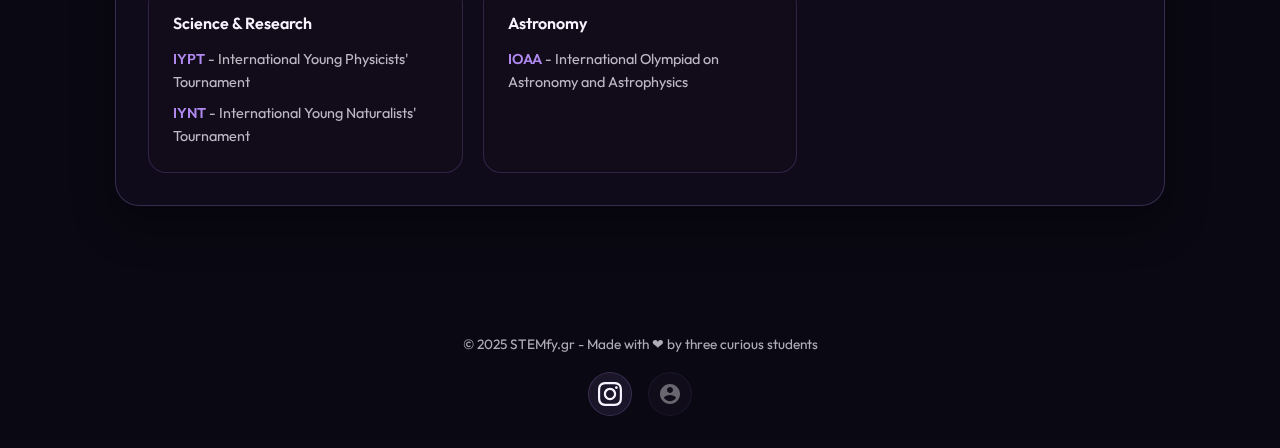
<file: news.html>
﻿<!DOCTYPE html>
<html lang="en">
<head>
  <meta charset="UTF-8" />
  <meta name="viewport" content="width=device-width, initial-scale=1.0" />
  <title>News - STEMfy.gr</title>
  <meta name="description" content="Science news, newsletters, and competition updates for Greek students.">

  <link rel="preconnect" href="https://fonts.googleapis.com">
  <link rel="preconnect" href="https://fonts.gstatic.com" crossorigin>
  <link href="https://fonts.googleapis.com/css2?family=Outfit:wght@300;400;500;600;700;800&display=swap" rel="stylesheet">
  <link rel="icon" type="image/png" href="assets/logo.png">
  <meta name="theme-color" content="#b08af0">
  <link rel="stylesheet" href="css/main.css">
  <style>
    .news-page {
      position: relative;
      z-index: 1;
      flex: 1;
      padding: 2rem 2rem 4rem;
    }

    .page-header {
      text-align: center;
      margin-bottom: 2.5rem;
    }

    .page-header h1 {
      font-family: 'Outfit', sans-serif;
      font-size: clamp(2.5rem, 6vw, 4rem);
      font-weight: 800;
      background: linear-gradient(135deg, #f8f4ff 0%, #b08af0 50%, #ff7aec 100%);
      -webkit-background-clip: text;
      -webkit-text-fill-color: transparent;
      background-clip: text;
      margin-bottom: 0.75rem;
    }

    .page-header p {
      color: rgba(248, 244, 255, 0.7);
      font-size: 1.05rem;
      max-width: 620px;
      margin: 0 auto;
    }

    .news-section {
      background: rgba(18, 12, 28, 0.85);
      border: 1px solid rgba(176, 138, 240, 0.25);
      border-radius: 24px;
      padding: 2rem;
      margin: 0 auto 2rem;
      max-width: 1050px;
      box-shadow: 0 20px 40px rgba(0, 0, 0, 0.35);
    }

    .section-heading {
      font-size: 1.4rem;
      font-weight: 700;
      margin-bottom: 0.5rem;
    }

    .section-desc {
      color: rgba(248, 244, 255, 0.7);
      margin-bottom: 1.5rem;
      line-height: 1.6;
    }

    .newsletter-placeholder {
      display: inline-flex;
      align-items: center;
      gap: 0.6rem;
      padding: 0.75rem 1.25rem;
      border-radius: 12px;
      background: rgba(176, 138, 240, 0.15);
      border: 1px solid rgba(176, 138, 240, 0.35);
      color: #f8f4ff;
      font-weight: 600;
    }

    .competitions-grid {
      display: grid;
      grid-template-columns: repeat(auto-fit, minmax(240px, 1fr));
      gap: 1.25rem;
    }

    .competition-card {
      background: rgba(18, 12, 28, 0.65);
      border: 1px solid rgba(176, 138, 240, 0.2);
      border-radius: 18px;
      padding: 1.5rem;
      display: flex;
      flex-direction: column;
      gap: 0.75rem;
    }

    .competition-card h3 {
      font-size: 1rem;
      font-weight: 600;
      color: #f8f4ff;
    }

    .competition-list {
      list-style: none;
      padding: 0;
      margin: 0;
      display: flex;
      flex-direction: column;
      gap: 0.5rem;
      color: rgba(248, 244, 255, 0.75);
      font-size: 0.9rem;
    }

    .competition-list a {
      color: #b08af0;
      text-decoration: none;
      font-weight: 600;
    }

    .competition-list a:hover {
      text-decoration: underline;
    }

    /* Announcements Section */
    .announcements-list {
      display: flex;
      flex-direction: column;
      gap: 1rem;
    }

    .announcement-card {
      background: rgba(18, 12, 28, 0.65);
      border: 1px solid rgba(176, 138, 240, 0.2);
      border-radius: 14px;
      padding: 1.25rem;
      transition: all 0.3s ease;
    }

    .announcement-card:hover {
      border-color: rgba(176, 138, 240, 0.4);
      transform: translateX(4px);
    }

    .announcement-card.pinned {
      border-color: rgba(255, 122, 236, 0.4);
      background: rgba(255, 122, 236, 0.05);
    }

    .announcement-header {
      display: flex;
      align-items: flex-start;
      gap: 0.75rem;
      margin-bottom: 0.75rem;
    }

    .announcement-pin {
      color: #ff7aec;
      font-size: 1rem;
    }

    .announcement-title {
      font-size: 1.1rem;
      font-weight: 600;
      color: #f8f4ff;
      flex: 1;
    }

    .announcement-category {
      font-size: 0.75rem;
      padding: 0.25rem 0.6rem;
      border-radius: 6px;
      background: rgba(176, 138, 240, 0.15);
      color: #b08af0;
      text-transform: uppercase;
      font-weight: 600;
    }

    .announcement-content {
      color: rgba(248, 244, 255, 0.75);
      line-height: 1.6;
      margin-bottom: 0.75rem;
    }

    .announcement-footer {
      display: flex;
      justify-content: space-between;
      align-items: center;
    }

    .announcement-date {
      font-size: 0.8rem;
      color: rgba(248, 244, 255, 0.5);
    }

    .announcement-link {
      font-size: 0.85rem;
      color: #b08af0;
      text-decoration: none;
      font-weight: 500;
    }

    .announcement-link:hover {
      text-decoration: underline;
    }

    .posts-loading {
      text-align: center;
      padding: 2rem;
      color: rgba(248, 244, 255, 0.6);
    }
  </style>
</head>
<body>
  <canvas id="starfield"></canvas>

  <div class="page">
    <nav>
      <a href="index.html" class="logo">
        <div class="logo-icon">
          <img src="assets/logo.png" alt="STEMfy.gr logo">
        </div>
        <div class="logo-text">STEM<span>fy.gr</span></div>
      </a>
      <div class="nav-right">
        <ul class="nav-links">
          <li><a href="about.html">About</a></li>
          <li><a href="contact.html">Contact</a></li>
        </ul>
        <button class="settings-btn" id="settings-btn" aria-label="Toggle language" title="Toggle language">
          <svg viewBox="0 0 24 24" fill="none" stroke="currentColor" stroke-width="2">
            <circle cx="12" cy="12" r="10"></circle>
            <line x1="2" y1="12" x2="22" y2="12"></line>
            <path d="M12 2a15.3 15.3 0 0 1 4 10 15.3 15.3 0 0 1-4 10 15.3 15.3 0 0 1-4-10 15.3 15.3 0 0 1 4-10z"></path>
          </svg>
        </button>
      </div>
    </nav>

    <main class="news-page">
      <header class="page-header">
        <h1 id="news-title">News</h1>
        <p id="news-subtitle">Science news and competition updates</p>
      </header>

      <section class="news-section" id="announcements-section" style="display: none;">
        <h2 class="section-heading" id="announcements-title">Announcements</h2>
        <p class="section-desc" id="announcements-desc">Latest news and updates from STEMfy.gr</p>
        <div class="announcements-list" id="announcements-container">
          <div class="posts-loading">Loading announcements...</div>
        </div>
      </section>

      <section class="news-section">
        <h2 class="section-heading" id="newsletter-title">Newsletter</h2>
        <p class="section-desc" id="newsletter-desc">Subscribe to receive the latest STEM news and updates</p>
        <div class="newsletter-placeholder" id="newsletter-coming">Newsletter signup coming soon!</div>
      </section>

      <section class="news-section">
        <h2 class="section-heading" id="selection-title">Panhellenic Competitions</h2>
        <p class="section-desc" id="selection-intro">Inside-Greece competitions and how they lead to international Olympiads.</p>

        <div class="competitions-grid selection-grid">
          <div class="competition-card">
            <h3 id="selection-math-title">Mathematics</h3>
            <ul class="competition-list">
              <li id="selection-math-national"></li>
              <li id="selection-math-international"></li>
            </ul>
          </div>

          <div class="competition-card">
            <h3 id="selection-physics-title">Physics</h3>
            <ul class="competition-list">
              <li id="selection-physics-national"></li>
              <li id="selection-physics-international"></li>
            </ul>
          </div>

          <div class="competition-card">
            <h3 id="selection-informatics-title">Informatics</h3>
            <ul class="competition-list">
              <li id="selection-informatics-national"></li>
              <li id="selection-informatics-international"></li>
            </ul>
          </div>

          <div class="competition-card">
            <h3 id="selection-astronomy-title">Astronomy</h3>
            <ul class="competition-list">
              <li id="selection-astronomy-national"></li>
              <li id="selection-astronomy-international"></li>
            </ul>
          </div>

          <div class="competition-card">
            <h3 id="selection-research-title">Science &amp; Research</h3>
            <ul class="competition-list">
              <li id="selection-research-national"></li>
              <li id="selection-research-international"></li>
            </ul>
          </div>
        </div>
      </section>

      <section class="news-section">
        <h2 class="section-heading" id="competitions-title">International Competitions</h2>
        <p class="section-desc" id="competitions-intro">Information about science and math olympiads available to Greek students</p>

        <div class="competitions-grid">
          <div class="competition-card">
            <h3 id="comp-math-title">Mathematics</h3>
            <ul class="competition-list">
              <li><a href="https://imo-official.org/" target="_blank" rel="noopener">IMO</a> - International Mathematical Olympiad</li>
              <li><a href="https://bmo2024.org/" target="_blank" rel="noopener">BMO</a> - Balkan Mathematical Olympiad</li>
              <li><a href="https://www.egmo.org/" target="_blank" rel="noopener">EGMO</a> - European Girls' Mathematical Olympiad</li>
            </ul>
          </div>

          <div class="competition-card">
            <h3 id="comp-physics-title">Physics</h3>
            <ul class="competition-list">
              <li><a href="https://www.ipho-new.org/" target="_blank" rel="noopener">IPhO</a> - International Physics Olympiad</li>
              <li><a href="https://balkanphysicalunion.info/?page_id=657" target="_blank" rel="noopener">BPO</a> - Balkan Physics Olympiad</li>
            </ul>
          </div>

          <div class="competition-card">
            <h3 id="comp-informatics-title">Informatics</h3>
            <ul class="competition-list">
              <li><a href="https://ioai-official.org/" target="_blank" rel="noopener">IOAI</a> - International Olympiad in Artificial Intelligence</li>
            </ul>
          </div>

          <div class="competition-card">
            <h3 id="comp-science-title">Science &amp; Research</h3>
            <ul class="competition-list">
              <li><a href="https://www.iypt.org/" target="_blank" rel="noopener">IYPT</a> - International Young Physicists' Tournament</li>
              <li><a href="https://iynt.eef.gr/" target="_blank" rel="noopener">IYNT</a> - International Young Naturalists' Tournament</li>
            </ul>
          </div>

          <div class="competition-card">
            <h3 id="comp-astronomy-title">Astronomy</h3>
            <ul class="competition-list">
              <li><a href="https://ioaa2025.in/" target="_blank" rel="noopener">IOAA</a> - International Olympiad on Astronomy and Astrophysics</li>
            </ul>
          </div>
        </div>
      </section>
    </main>

    <footer>
      <p>&copy; 2025 STEMfy.gr - Made with &#10084; by three curious students</p>
      <div class="social-links">
        <a href="https://instagram.com/stemfy.gr" target="_blank" rel="noopener" title="Instagram">
          <svg viewBox="0 0 24 24"><path d="M12 2.163c3.204 0 3.584.012 4.85.07 3.252.148 4.771 1.691 4.919 4.919.058 1.265.069 1.645.069 4.849 0 3.205-.012 3.584-.069 4.849-.149 3.225-1.664 4.771-4.919 4.919-1.266.058-1.644.07-4.85.07-3.204 0-3.584-.012-4.849-.07-3.26-.149-4.771-1.699-4.919-4.92-.058-1.265-.07-1.644-.07-4.849 0-3.204.013-3.583.07-4.849.149-3.227 1.664-4.771 4.919-4.919 1.266-.057 1.645-.069 4.849-.069zm0-2.163c-3.259 0-3.667.014-4.947.072-4.358.2-6.78 2.618-6.98 6.98-.059 1.281-.073 1.689-.073 4.948 0 3.259.014 3.668.072 4.948.2 4.358 2.618 6.78 6.98 6.98 1.281.058 1.689.072 4.948.072 3.259 0 3.668-.014 4.948-.072 4.354-.2 6.782-2.618 6.979-6.98.059-1.28.073-1.689.073-4.948 0-3.259-.014-3.667-.072-4.947-.196-4.354-2.617-6.78-6.979-6.98-1.281-.059-1.69-.073-4.949-.073zm0 5.838c-3.403 0-6.162 2.759-6.162 6.162s2.759 6.163 6.162 6.163 6.162-2.759 6.162-6.163c0-3.403-2.759-6.162-6.162-6.162zm0 10.162c-2.209 0-4-1.79-4-4 0-2.209 1.791-4 4-4s4 1.791 4 4c0 2.21-1.791 4-4 4zm6.406-11.845c-.796 0-1.441.645-1.441 1.44s.645 1.44 1.441 1.44c.795 0 1.439-.645 1.439-1.44s-.644-1.44-1.439-1.44z"/></svg>
        </a>
        <a href="admin/" title="Admin" style="opacity: 0.4;">
          <svg viewBox="0 0 24 24"><path d="M12 2C6.48 2 2 6.48 2 12s4.48 10 10 10 10-4.48 10-10S17.52 2 12 2zm0 3c1.66 0 3 1.34 3 3s-1.34 3-3 3-3-1.34-3-3 1.34-3 3-3zm0 14.2c-2.5 0-4.71-1.28-6-3.22.03-1.99 4-3.08 6-3.08 1.99 0 5.97 1.09 6 3.08-1.29 1.94-3.5 3.22-6 3.22z"/></svg>
        </a>
      </div>
    </footer>
  </div>

  <!-- Settings Modal -->
  <div class="settings-modal" id="settings-modal">
    <div class="settings-modal-content">
      <div class="settings-header">
        <h2 id="settings-title">Settings</h2>
        <button class="settings-close" id="settings-close" aria-label="Close">&times;</button>
      </div>
      <div class="settings-body">
        <div class="settings-group">
          <label for="language-select" id="language-label">Language</label>
          <select id="language-select">
            <option value="en">English</option>
            <option value="el">Ελληνικά</option>
          </select>
        </div></div>
    </div>
  </div>

  <script src="js/starfield.js"></script>
  <script src="js/i18n.js"></script>
  <script src="js/ui.js"></script>
  <script src="js/cms-api.js"></script>
  <script>
    // Fetch and display dynamic announcements
    (function() {
      function getLang() {
        return localStorage.getItem('stemfy-language') || 'en';
      }

      function escapeHtml(value) {
        return String(value || '')
          .replace(/&/g, '&amp;')
          .replace(/</g, '&lt;')
          .replace(/>/g, '&gt;')
          .replace(/\"/g, '&quot;')
          .replace(/'/g, '&#39;');
      }

      function toSafeUrl(value) {
        const raw = String(value || '').trim();
        if (!raw) return '';
        if (raw.startsWith('//')) return '';

        const hasScheme = /^[a-zA-Z][a-zA-Z0-9+.-]*:/.test(raw);
        if (hasScheme && !/^https?:/i.test(raw)) {
          return '';
        }

        try {
          const resolved = new URL(raw, window.location.href);
          if (resolved.protocol !== 'http:' && resolved.protocol !== 'https:') {
            return '';
          }
          return resolved.toString();
        } catch (error) {
          return '';
        }
      }

      async function loadAnnouncements() {
        const section = document.getElementById('announcements-section');
        try {
          const lang = getLang();
          const announcements = await window.stemfyCms.fetchNews(lang);

          if (announcements && announcements.length > 0) {
            renderAnnouncements(announcements, lang);
            if (section) {
              section.style.display = 'block';
            }
          } else if (section) {
            section.style.display = 'none';
          }
        } catch (error) {
          console.log('Could not load announcements:', error);
          if (section) {
            section.style.display = 'none';
          }
        }
      }

      function renderAnnouncements(announcements, lang) {
        const container = document.getElementById('announcements-container');
        if (!container) return;

        const categoryLabels = {
          en: { general: 'General', competition: 'Competition', event: 'Event', update: 'Update' },
          el: { general: 'Γενικά', competition: 'Διαγωνισμός', event: 'Εκδήλωση', update: 'Ενημέρωση' }
        };

        const readMoreText = escapeHtml(lang === 'el' ? 'Διαβάστε περισσότερα' : 'Read more');

        container.innerHTML = announcements.map(item => {
          const title = escapeHtml(lang === 'el' ? item.title_el : item.title_en);
          const content = escapeHtml(lang === 'el' ? item.content_el : item.content_en);
          const categoryLabel = escapeHtml((categoryLabels[lang] && categoryLabels[lang][item.category]) || item.category || 'general');
          const parsedDate = new Date(item.created_at);
          const date = Number.isNaN(parsedDate.getTime())
            ? ''
            : parsedDate.toLocaleDateString(lang === 'el' ? 'el-GR' : 'en-US', {
                year: 'numeric',
                month: 'long',
                day: 'numeric'
              });
          const linkUrl = toSafeUrl(item.link_url);

          return `
            <div class="announcement-card ${item.pinned ? 'pinned' : ''}">
              <div class="announcement-header">
                ${item.pinned ? '<span class="announcement-pin">&#x1F4CC;</span>' : ''}
                <h3 class="announcement-title">${title}</h3>
                <span class="announcement-category">${categoryLabel}</span>
              </div>
              <p class="announcement-content">${content}</p>
              <div class="announcement-footer">
                <span class="announcement-date">${escapeHtml(date)}</span>
                ${linkUrl ? `<a href="${escapeHtml(linkUrl)}" target="_blank" rel="noopener" class="announcement-link">${readMoreText} &rarr;</a>` : ''}
              </div>
            </div>`;
        }).join('');
      }

      // Load content when DOM is ready
      if (document.readyState === 'loading') {
        document.addEventListener('DOMContentLoaded', loadAnnouncements);
      } else {
        loadAnnouncements();
      }

      // Re-render when language changes
      window.addEventListener('languageChanged', (e) => {
        loadAnnouncements();
      });
    })();
  </script>
</body>
</html>
</file>
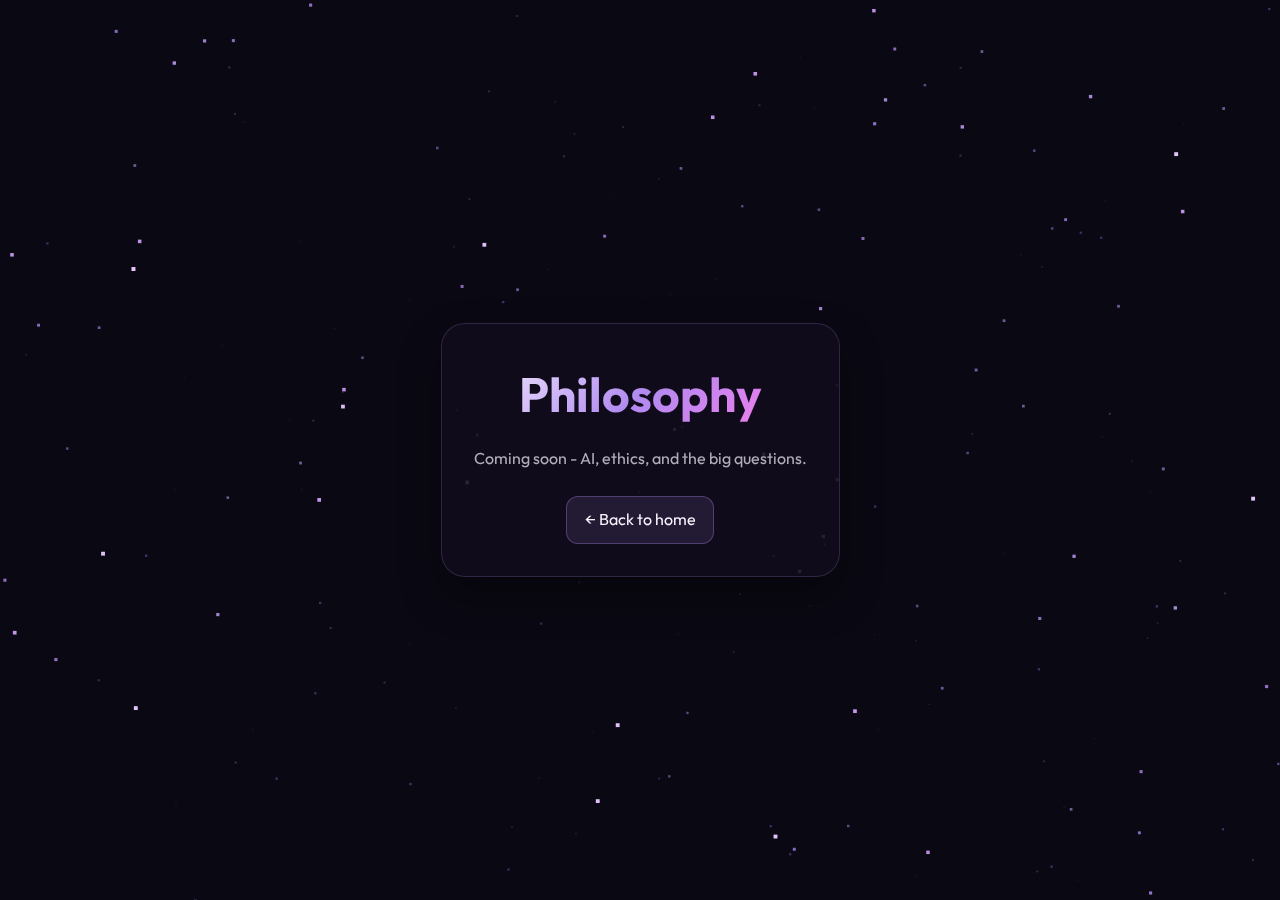
<file: philosophy.html>
<!DOCTYPE html>
<html lang="en">
<head>
  <meta charset="UTF-8" />
  <meta name="viewport" content="width=device-width, initial-scale=1.0" />
  <title>Philosophy - STEMfy.gr</title>
  <link rel="preconnect" href="https://fonts.googleapis.com">
  <link rel="preconnect" href="https://fonts.gstatic.com" crossorigin>
  <link href="https://fonts.googleapis.com/css2?family=Outfit:wght@300;400;500;600;700;800&display=swap" rel="stylesheet">
  <link rel="icon" type="image/svg+xml" href="assets/favicon.svg">
  <meta name="theme-color" content="#b08af0">
  <link rel="stylesheet" href="css/main.css">
</head>
<body>
  <canvas id="starfield"></canvas>
  <div class="wrap">
    <div class="card">
      <h1>Philosophy</h1>
      <p>Coming soon - AI, ethics, and the big questions.</p>
      <a href="index.html">&larr; Back to home</a>
    </div>
  </div>

  <script>
    const canvas = document.getElementById('starfield');
    const ctx = canvas.getContext('2d');
    const PARAMS = {
      background: '#0a0812',
      starColors: ['#2a1a4a', '#3a2a5a', '#4a3a6a', '#5a4a8a', '#6a4a9e', '#8a6aba', '#9a7aca', '#b08af0', '#c0a0f8', '#d4a0ff', '#e8c8ff', '#f4e8ff'],
      starCount: 260,
      baseSpeed: 0.6
    };
    let stars = [];
    let time = 0;

    function hexToRgb(hex) {
      hex = hex.replace('#', '');
      return {
        r: parseInt(hex.substring(0, 2), 16),
        g: parseInt(hex.substring(2, 4), 16),
        b: parseInt(hex.substring(4, 6), 16)
      };
    }

    function generateStars() {
      stars = [];
      for (let i = 0; i < PARAMS.starCount; i++) {
        const x = Math.random() * canvas.width;
        const y = Math.random() * canvas.height;
        const size = 1 + Math.pow(Math.random(), 1.7) * 3;
        const dist = (size - 1) / 3;
        const colorIdx = Math.floor(dist * (PARAMS.starColors.length - 1));
        stars.push({
          x, y, baseX: x, baseY: y, size,
          opacity: 0.3 + dist * 0.7,
          color: hexToRgb(PARAMS.starColors[colorIdx]),
          velocity: PARAMS.baseSpeed * (0.5 + dist)
        });
      }
    }

    function resize() {
      canvas.width = window.innerWidth;
      canvas.height = window.innerHeight;
      generateStars();
    }

    function render() {
      ctx.fillStyle = PARAMS.background;
      ctx.fillRect(0, 0, canvas.width, canvas.height);
      for (const s of stars) {
        const x = (s.baseX + time * s.velocity * 0.025) % canvas.width;
        const y = (s.baseY + time * s.velocity * 0.012) % canvas.height;
        ctx.fillStyle = `rgba(${s.color.r},${s.color.g},${s.color.b},${s.opacity})`;
        ctx.fillRect(x, y, s.size, s.size);
      }
      time += 16.67;
      requestAnimationFrame(render);
    }

    window.addEventListener('resize', resize);
    resize();
    render();
  </script>
</body>
</html>
</file>
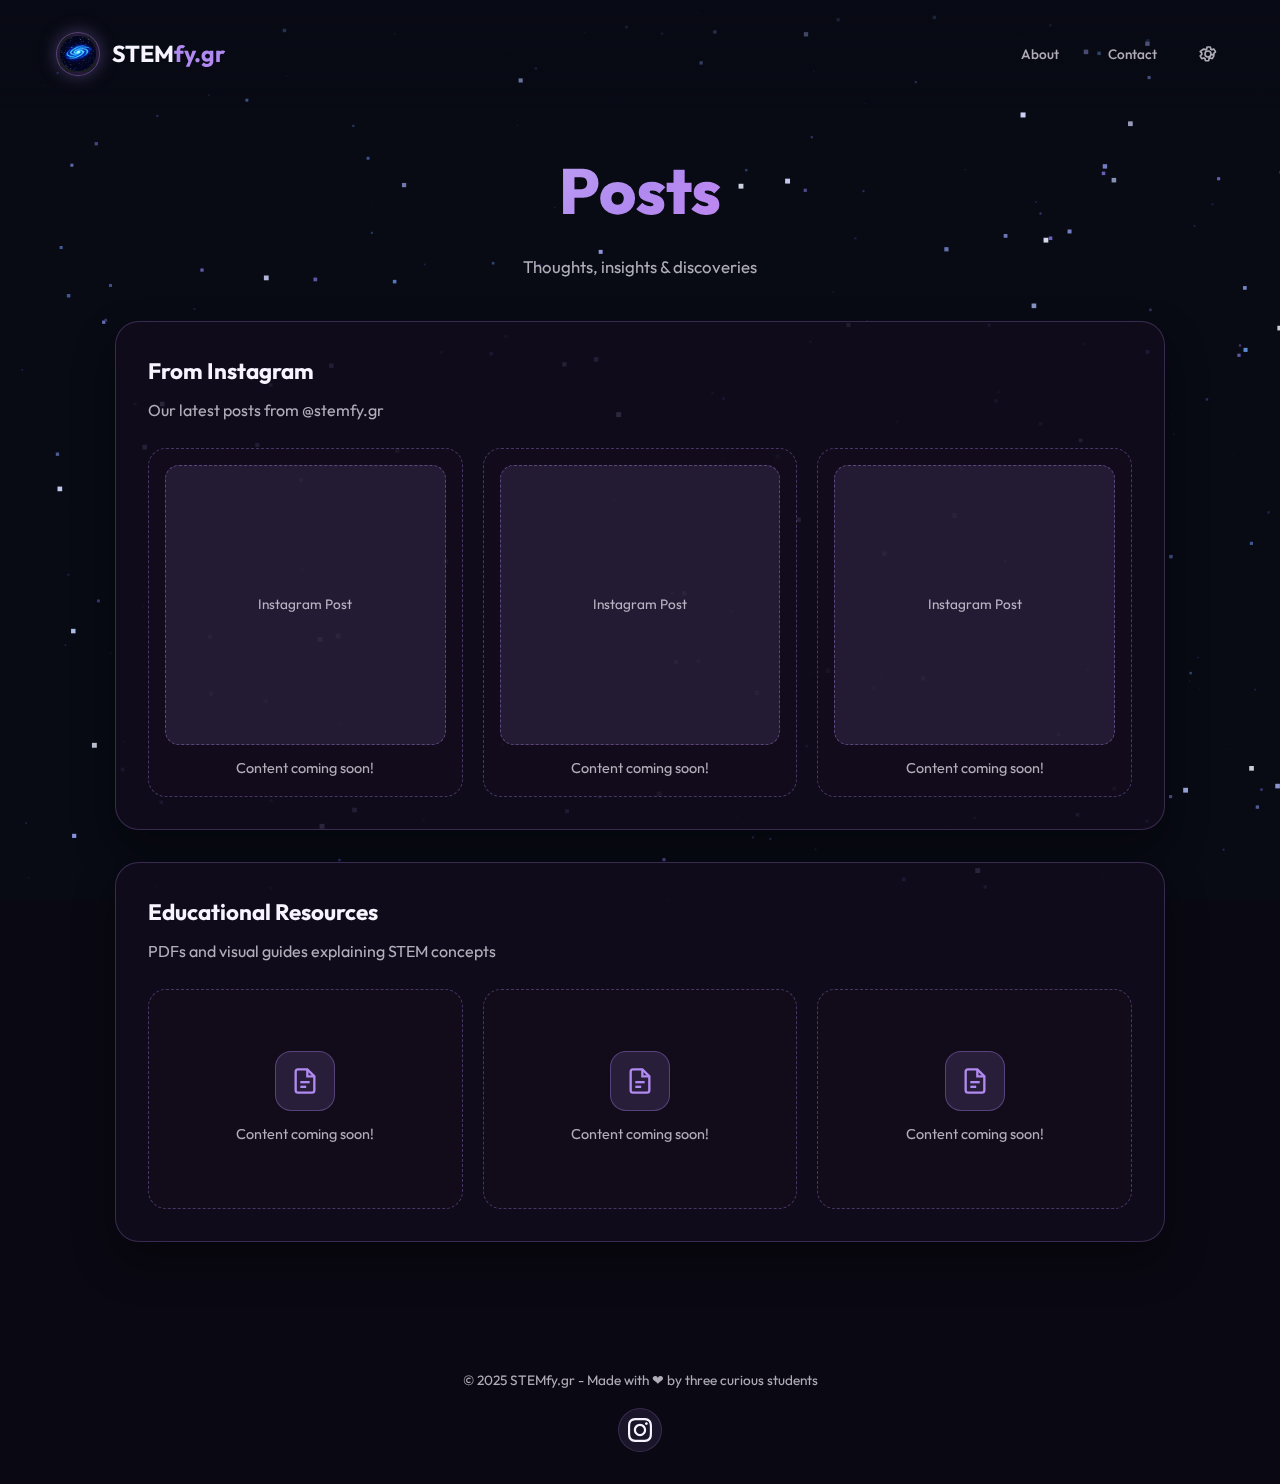
<file: posts.html>
﻿<!DOCTYPE html>
<html lang="en">
<head>
  <meta charset="UTF-8" />
  <meta name="viewport" content="width=device-width, initial-scale=1.0" />
  <title>Posts - STEMfy.gr</title>
  <meta name="description" content="Thoughts, insights, and educational resources from STEMfy.gr.">

  <link rel="preconnect" href="https://fonts.googleapis.com">
  <link rel="preconnect" href="https://fonts.gstatic.com" crossorigin>
  <link href="https://fonts.googleapis.com/css2?family=Outfit:wght@300;400;500;600;700;800&display=swap" rel="stylesheet">
  <link rel="icon" type="image/png" href="assets/logo.png">
  <meta name="theme-color" content="#b08af0">
  <link rel="stylesheet" href="css/main.css">
  <style>
    .posts-page {
      position: relative;
      z-index: 1;
      flex: 1;
      padding: 2rem 2rem 4rem;
    }

    .page-header {
      text-align: center;
      margin-bottom: 2.5rem;
    }

    .page-header h1 {
      font-family: 'Outfit', sans-serif;
      font-size: clamp(2.5rem, 6vw, 4rem);
      font-weight: 800;
      background: linear-gradient(135deg, #f8f4ff 0%, #b08af0 50%, #ff7aec 100%);
      -webkit-background-clip: text;
      -webkit-text-fill-color: transparent;
      background-clip: text;
      margin-bottom: 0.75rem;
    }

    .page-header p {
      color: rgba(248, 244, 255, 0.7);
      font-size: 1.05rem;
      max-width: 620px;
      margin: 0 auto;
    }

    .posts-section {
      background: rgba(18, 12, 28, 0.85);
      border: 1px solid rgba(176, 138, 240, 0.25);
      border-radius: 24px;
      padding: 2rem;
      margin: 0 auto 2rem;
      max-width: 1050px;
      box-shadow: 0 20px 40px rgba(0, 0, 0, 0.35);
    }

    .section-heading {
      font-size: 1.4rem;
      font-weight: 700;
      margin-bottom: 0.5rem;
    }

    .section-desc {
      color: rgba(248, 244, 255, 0.7);
      margin-bottom: 1.5rem;
      line-height: 1.6;
    }

    .posts-grid,
    .resources-grid {
      display: grid;
      grid-template-columns: repeat(auto-fit, minmax(220px, 1fr));
      gap: 1.25rem;
    }

    .post-card,
    .resource-card {
      background: rgba(18, 12, 28, 0.65);
      border: 1px dashed rgba(176, 138, 240, 0.35);
      border-radius: 18px;
      padding: 1rem;
      display: flex;
      flex-direction: column;
      align-items: center;
      text-align: center;
      gap: 0.75rem;
      min-height: 220px;
      justify-content: center;
    }

    .post-media {
      width: 100%;
      aspect-ratio: 1 / 1;
      border-radius: 14px;
      background: rgba(176, 138, 240, 0.12);
      border: 1px dashed rgba(176, 138, 240, 0.4);
      display: flex;
      align-items: center;
      justify-content: center;
      color: rgba(248, 244, 255, 0.7);
      font-size: 0.85rem;
    }

    .resource-icon {
      width: 60px;
      height: 60px;
      border-radius: 16px;
      background: rgba(176, 138, 240, 0.15);
      border: 1px solid rgba(176, 138, 240, 0.35);
      display: flex;
      align-items: center;
      justify-content: center;
      color: #b08af0;
    }

    .resource-icon svg {
      width: 28px;
      height: 28px;
    }

    .posts-placeholder-text {
      color: rgba(248, 244, 255, 0.7);
      font-size: 0.9rem;
    }

    .posts-loading {
      grid-column: 1 / -1;
      text-align: center;
      padding: 2rem;
      color: rgba(248, 244, 255, 0.6);
    }

    .post-card.dynamic,
    .resource-card.dynamic {
      border-style: solid;
      transition: all 0.3s ease;
    }

    .post-card.dynamic:hover,
    .resource-card.dynamic:hover {
      transform: translateY(-4px);
      border-color: rgba(176, 138, 240, 0.5);
      box-shadow: 0 10px 30px rgba(176, 138, 240, 0.15);
    }

    .post-card a,
    .resource-card a {
      text-decoration: none;
      color: inherit;
      display: flex;
      flex-direction: column;
      align-items: center;
      text-align: center;
      gap: 0.75rem;
      width: 100%;
      height: 100%;
    }

    .post-title,
    .resource-title {
      font-weight: 600;
      color: #f8f4ff;
      font-size: 0.95rem;
    }

    .post-desc,
    .resource-desc {
      color: rgba(248, 244, 255, 0.7);
      font-size: 0.85rem;
      line-height: 1.5;
    }

    .empty-message {
      grid-column: 1 / -1;
      text-align: center;
      padding: 2rem;
      color: rgba(248, 244, 255, 0.5);
    }
  </style>
</head>
<body>
  <canvas id="starfield"></canvas>

  <div class="page">
    <nav>
      <a href="index.html" class="logo">
        <div class="logo-icon">
          <img src="assets/logo.png" alt="STEMfy.gr logo">
        </div>
        <div class="logo-text">STEM<span>fy.gr</span></div>
      </a>
      <div class="nav-right">
        <ul class="nav-links">
          <li><a href="about.html">About</a></li>
          <li><a href="contact.html">Contact</a></li>
        </ul>
        <button class="settings-btn" id="settings-btn" aria-label="Settings" title="Settings">
          <svg viewBox="0 0 24 24"><path d="M19.14 12.94c.04-.3.06-.61.06-.94 0-.32-.02-.64-.07-.94l1.72-1.35c.15-.12.19-.34.1-.51l-1.63-2.83c-.12-.22-.37-.29-.59-.22l-2.03.81c-.42-.32-.9-.6-1.42-.82l-.31-2.15c-.04-.24-.24-.41-.48-.41h-3.26c-.24 0-.43.17-.47.41l-.31 2.15c-.52.23-1 .5-1.42.82l-2.03-.81c-.22-.09-.47 0-.59.22L2.74 8.87c-.12.21-.08.44.1.51l1.72 1.35c-.05.3-.07.62-.07.94s.02.64.07.94l-1.72 1.35c-.15.12-.19.34-.1.51l1.63 2.83c.12.22.37.29.59.22l2.03-.81c.42.32.9.6 1.42.82l.31 2.15c.05.24.24.41.48.41h3.26c.24 0 .43-.17.47-.41l.31-2.15c.52-.23 1-.5 1.42-.82l2.03.81c.22.09.47 0 .59-.22l1.63-2.83c.12-.22.07-.44-.1-.51l-1.72-1.35zM12 15.6c-1.98 0-3.6-1.62-3.6-3.6s1.62-3.6 3.6-3.6 3.6 1.62 3.6 3.6-1.62 3.6-3.6 3.6z"/></svg>
        </button>
      </div>
    </nav>

    <main class="posts-page">
      <header class="page-header">
        <h1 id="posts-title">Posts</h1>
        <p id="posts-subtitle">Thoughts, insights &amp; discoveries</p>
      </header>

      <section class="posts-section">
        <h2 class="section-heading" id="posts-instagram-title">From Instagram</h2>
        <p class="section-desc" id="posts-instagram-desc">Our latest posts from @stemfy.gr</p>
        <div class="posts-grid" id="posts-container">
          <div class="posts-loading">Loading posts...</div>
        </div>
      </section>

      <section class="posts-section">
        <h2 class="section-heading" id="posts-resources-title">Educational Resources</h2>
        <p class="section-desc" id="posts-resources-desc">PDFs and visual guides explaining STEM concepts</p>
        <div class="resources-grid" id="resources-container">
          <div class="posts-loading">Loading resources...</div>
        </div>
      </section>
    </main>

    <footer>
      <p>&copy; 2025 STEMfy.gr - Made with &#10084; by three curious students</p>
      <div class="social-links">
        <a href="https://instagram.com/stemfy.gr" target="_blank" rel="noopener" title="Instagram">
          <svg viewBox="0 0 24 24"><path d="M12 2.163c3.204 0 3.584.012 4.85.07 3.252.148 4.771 1.691 4.919 4.919.058 1.265.069 1.645.069 4.849 0 3.205-.012 3.584-.069 4.849-.149 3.225-1.664 4.771-4.919 4.919-1.266.058-1.644.07-4.85.07-3.204 0-3.584-.012-4.849-.07-3.26-.149-4.771-1.699-4.919-4.92-.058-1.265-.07-1.644-.07-4.849 0-3.204.013-3.583.07-4.849.149-3.227 1.664-4.771 4.919-4.919 1.266-.057 1.645-.069 4.849-.069zm0-2.163c-3.259 0-3.667.014-4.947.072-4.358.2-6.78 2.618-6.98 6.98-.059 1.281-.073 1.689-.073 4.948 0 3.259.014 3.668.072 4.948.2 4.358 2.618 6.78 6.98 6.98 1.281.058 1.689.072 4.948.072 3.259 0 3.668-.014 4.948-.072 4.354-.2 6.782-2.618 6.979-6.98.059-1.28.073-1.689.073-4.948 0-3.259-.014-3.667-.072-4.947-.196-4.354-2.617-6.78-6.979-6.98-1.281-.059-1.69-.073-4.949-.073zm0 5.838c-3.403 0-6.162 2.759-6.162 6.162s2.759 6.163 6.162 6.163 6.162-2.759 6.162-6.163c0-3.403-2.759-6.162-6.162-6.162zm0 10.162c-2.209 0-4-1.79-4-4 0-2.209 1.791-4 4-4s4 1.791 4 4c0 2.21-1.791 4-4 4zm6.406-11.845c-.796 0-1.441.645-1.441 1.44s.645 1.44 1.441 1.44c.795 0 1.439-.645 1.439-1.44s-.644-1.44-1.439-1.44z"/></svg>
        </a>
      </div>
    </footer>
  </div>

  <!-- Settings Modal -->
  <div class="settings-modal" id="settings-modal">
    <div class="settings-modal-content">
      <div class="settings-header">
        <h2 id="settings-title">Settings</h2>
        <button class="settings-close" id="settings-close" aria-label="Close">&times;</button>
      </div>
      <div class="settings-body">
        <div class="settings-group">
          <label for="language-select" id="language-label">Language</label>
          <select id="language-select">
            <option value="en">English</option>
            <option value="el">Ελληνικά</option>
          </select>
        </div></div>
    </div>
  </div>

  <script src="js/starfield.js"></script>
  <script src="js/i18n.js"></script>
  <script src="js/ui.js"></script>
  <script>
    // Fetch and display dynamic posts and resources
    (function() {
      const API_URL = 'admin/api.php?type=posts';
      const lang = localStorage.getItem('stemfy-language') || 'en';

      async function loadContent() {
        try {
          const response = await fetch(API_URL);
          const data = await response.json();

          if (data.success) {
            renderPosts(data.posts, lang);
            renderResources(data.resources, lang);
          }
        } catch (error) {
          console.log('Could not load dynamic content:', error);
          showPlaceholders();
        }
      }

      function renderPosts(posts, lang) {
        const container = document.getElementById('posts-container');
        if (!container) return;

        if (!posts || posts.length === 0) {
          container.innerHTML = `
            <div class="post-card">
              <div class="post-media">Instagram Post</div>
              <p class="posts-placeholder-text">Content coming soon!</p>
            </div>
            <div class="post-card">
              <div class="post-media">Instagram Post</div>
              <p class="posts-placeholder-text">Content coming soon!</p>
            </div>
            <div class="post-card">
              <div class="post-media">Instagram Post</div>
              <p class="posts-placeholder-text">Content coming soon!</p>
            </div>`;
          return;
        }

        container.innerHTML = posts.map(post => {
          const title = lang === 'el' ? post.title_el : post.title_en;
          const desc = lang === 'el' ? post.description_el : post.description_en;
          const linkStart = post.link_url ? `<a href="${post.link_url}" target="_blank" rel="noopener">` : '';
          const linkEnd = post.link_url ? '</a>' : '';

          return `
            <div class="post-card dynamic">
              ${linkStart}
                <div class="post-media" ${post.image_url ? `style="background-image: url('${post.image_url}'); background-size: cover; background-position: center;"` : ''}>
                  ${!post.image_url ? 'Instagram Post' : ''}
                </div>
                <p class="post-title">${title}</p>
                <p class="post-desc">${desc}</p>
              ${linkEnd}
            </div>`;
        }).join('');
      }

      function renderResources(resources, lang) {
        const container = document.getElementById('resources-container');
        if (!container) return;

        if (!resources || resources.length === 0) {
          container.innerHTML = `
            <div class="resource-card">
              <div class="resource-icon">
                <svg viewBox="0 0 24 24" fill="none" stroke="currentColor" stroke-width="2">
                  <path d="M14 2H6a2 2 0 0 0-2 2v16a2 2 0 0 0 2 2h12a2 2 0 0 0 2-2V8z" />
                  <path d="M14 2v6h6" />
                  <path d="M8 13h8" />
                  <path d="M8 17h5" />
                </svg>
              </div>
              <p class="posts-placeholder-text">Content coming soon!</p>
            </div>
            <div class="resource-card">
              <div class="resource-icon">
                <svg viewBox="0 0 24 24" fill="none" stroke="currentColor" stroke-width="2">
                  <path d="M14 2H6a2 2 0 0 0-2 2v16a2 2 0 0 0 2 2h12a2 2 0 0 0 2-2V8z" />
                  <path d="M14 2v6h6" />
                  <path d="M8 13h8" />
                  <path d="M8 17h5" />
                </svg>
              </div>
              <p class="posts-placeholder-text">Content coming soon!</p>
            </div>
            <div class="resource-card">
              <div class="resource-icon">
                <svg viewBox="0 0 24 24" fill="none" stroke="currentColor" stroke-width="2">
                  <path d="M14 2H6a2 2 0 0 0-2 2v16a2 2 0 0 0 2 2h12a2 2 0 0 0 2-2V8z" />
                  <path d="M14 2v6h6" />
                  <path d="M8 13h8" />
                  <path d="M8 17h5" />
                </svg>
              </div>
              <p class="posts-placeholder-text">Content coming soon!</p>
            </div>`;
          return;
        }

        container.innerHTML = resources.map(resource => {
          const title = lang === 'el' ? resource.title_el : resource.title_en;
          const desc = lang === 'el' ? resource.description_el : resource.description_en;

          return `
            <div class="resource-card dynamic">
              <a href="${resource.file_url}" target="_blank" rel="noopener">
                <div class="resource-icon">
                  <svg viewBox="0 0 24 24" fill="none" stroke="currentColor" stroke-width="2">
                    <path d="M14 2H6a2 2 0 0 0-2 2v16a2 2 0 0 0 2 2h12a2 2 0 0 0 2-2V8z" />
                    <path d="M14 2v6h6" />
                    <path d="M8 13h8" />
                    <path d="M8 17h5" />
                  </svg>
                </div>
                <p class="resource-title">${title}</p>
                <p class="resource-desc">${desc}</p>
              </a>
            </div>`;
        }).join('');
      }

      function showPlaceholders() {
        renderPosts([], 'en');
        renderResources([], 'en');
      }

      // Load content when DOM is ready
      if (document.readyState === 'loading') {
        document.addEventListener('DOMContentLoaded', loadContent);
      } else {
        loadContent();
      }

      // Re-render when language changes
      window.addEventListener('languageChanged', (e) => {
        loadContent();
      });
    })();
  </script>
</body>
</html>
</file>
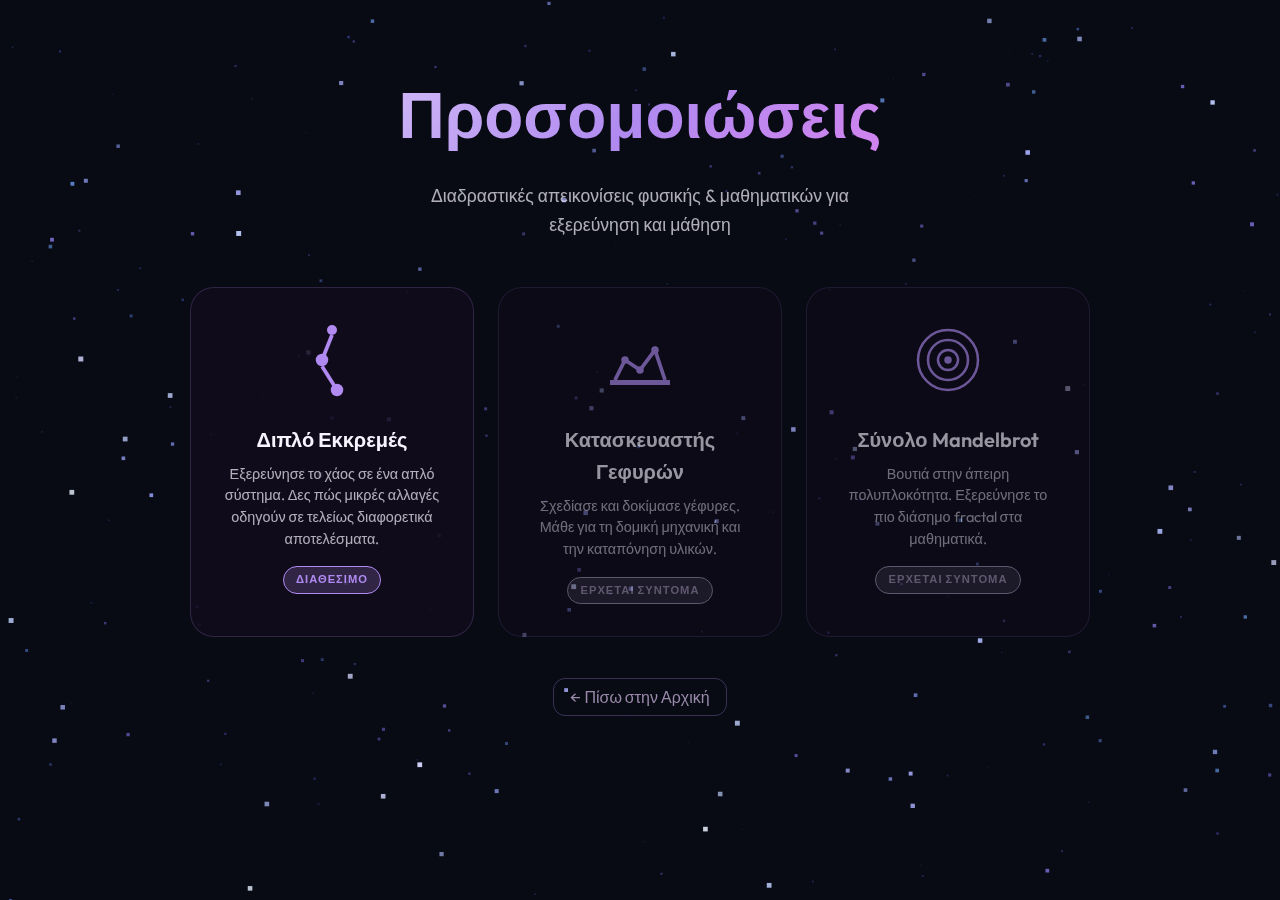
<file: simulations.html>
<!DOCTYPE html>
<html lang="el">
<head>
  <meta charset="UTF-8" />
  <meta name="viewport" content="width=device-width, initial-scale=1.0" />
  <title>Προσομοιώσεις - STEMfy.gr</title>
  <meta name="description" content="Διαδραστικές προσομοιώσεις φυσικής και μαθηματικών. Εξερεύνησε το χάος, τα fractals και πολλά άλλα.">

  <!-- Fonts -->
  <link rel="preconnect" href="https://fonts.googleapis.com">
  <link rel="preconnect" href="https://fonts.gstatic.com" crossorigin>
  <link href="https://fonts.googleapis.com/css2?family=Outfit:wght@300;400;500;600;700;800&display=swap" rel="stylesheet">

  <!-- Favicon -->
  <link rel="icon" type="image/svg+xml" href="assets/favicon.svg">
  <meta name="theme-color" content="#b08af0">

  <link rel="stylesheet" href="css/main.css">
  <style>
    .simulations-page {
      position: relative;
      z-index: 1;
      min-height: 100vh;
      padding: 2rem;
    }

    .simulations-header {
      text-align: center;
      margin-bottom: 3rem;
      padding-top: 2rem;
    }

    .simulations-header h1 {
      font-family: 'Outfit', sans-serif;
      font-size: clamp(2.5rem, 6vw, 4rem);
      font-weight: 800;
      background: linear-gradient(135deg, #f8f4ff 0%, #b08af0 50%, #ff7aec 100%);
      -webkit-background-clip: text;
      -webkit-text-fill-color: transparent;
      background-clip: text;
      margin-bottom: 1rem;
    }

    .simulations-header p {
      color: rgba(248, 244, 255, 0.7);
      font-size: 1.1rem;
      max-width: 500px;
      margin: 0 auto;
    }

    .sims-grid {
      display: grid;
      grid-template-columns: repeat(auto-fit, minmax(280px, 1fr));
      gap: 1.5rem;
      max-width: 900px;
      margin: 0 auto 3rem;
    }

    .sim-tile {
      background: rgba(18, 12, 28, 0.85);
      border: 1px solid rgba(176, 138, 240, 0.2);
      border-radius: 24px;
      padding: 2rem;
      text-decoration: none;
      color: #f8f4ff;
      transition: all 0.4s cubic-bezier(0.175, 0.885, 0.32, 1.275);
      display: flex;
      flex-direction: column;
      align-items: center;
      text-align: center;
    }

    .sim-tile:hover {
      transform: translateY(-8px) scale(1.02);
      border-color: rgba(176, 138, 240, 0.5);
      box-shadow: 0 20px 40px rgba(0, 0, 0, 0.4), 0 0 40px rgba(176, 138, 240, 0.15);
    }

    .sim-tile .icon {
      width: 80px;
      height: 80px;
      margin-bottom: 1.5rem;
      color: #b08af0;
    }

    .sim-tile .icon svg {
      width: 100%;
      height: 100%;
    }

    .sim-tile h3 {
      font-size: 1.25rem;
      font-weight: 600;
      margin-bottom: 0.5rem;
    }

    .sim-tile p {
      font-size: 0.9rem;
      color: rgba(248, 244, 255, 0.7);
      margin-bottom: 1rem;
      line-height: 1.5;
    }

    .sim-tile .badge {
      display: inline-block;
      font-size: 0.7rem;
      font-weight: 600;
      padding: 0.25rem 0.75rem;
      border-radius: 100px;
      text-transform: uppercase;
      letter-spacing: 1px;
    }

    .badge--live {
      background: rgba(176, 138, 240, 0.2);
      color: #b08af0;
      border: 1px solid #b08af0;
    }

    .badge--soon {
      background: rgba(154, 138, 170, 0.2);
      color: #9a8aaa;
      border: 1px solid #9a8aaa;
    }

    .sim-tile--disabled {
      opacity: 0.6;
      cursor: default;
    }

    .sim-tile--disabled:hover {
      transform: none;
      box-shadow: none;
    }

    .back-home {
      text-align: center;
      margin-top: 2rem;
    }

    .back-home a {
      color: #9a8aaa;
      text-decoration: none;
      padding: 0.5rem 1rem;
      border: 1px solid rgba(176, 138, 240, 0.3);
      border-radius: 12px;
      transition: all 0.3s ease;
    }

    .back-home a:hover {
      color: #f8f4ff;
      border-color: #b08af0;
      background: rgba(176, 138, 240, 0.1);
    }
  </style>
</head>
<body>
  <canvas id="starfield"></canvas>

  <div class="simulations-page">
    <header class="simulations-header">
      <h1>Προσομοιώσεις</h1>
      <p>Διαδραστικές απεικονίσεις φυσικής &amp; μαθηματικών για εξερεύνηση και μάθηση</p>
    </header>

    <div class="sims-grid">
      <a href="double-pendulum.html" class="sim-tile">
        <div class="icon">
          <svg viewBox="0 0 64 64" fill="none">
            <circle cx="32" cy="8" r="4" fill="currentColor"/>
            <line x1="32" y1="12" x2="24" y2="32" stroke="currentColor" stroke-width="3"/>
            <circle cx="24" cy="32" r="5" fill="currentColor"/>
            <line x1="24" y1="37" x2="36" y2="56" stroke="currentColor" stroke-width="3"/>
            <circle cx="36" cy="56" r="5" fill="currentColor"/>
          </svg>
        </div>
        <h3>Διπλό Εκκρεμές</h3>
        <p>Εξερεύνησε το χάος σε ένα απλό σύστημα. Δες πώς μικρές αλλαγές οδηγούν σε τελείως διαφορετικά αποτελέσματα.</p>
        <span class="badge badge--live">Διαθέσιμο</span>
      </a>

      <div class="sim-tile sim-tile--disabled">
        <div class="icon">
          <svg viewBox="0 0 64 64" fill="none">
            <rect x="8" y="48" width="48" height="4" fill="currentColor"/>
            <path d="M12 48 L20 32 L32 40 L44 24 L52 48" stroke="currentColor" stroke-width="3" fill="none"/>
            <circle cx="20" cy="32" r="3" fill="currentColor"/>
            <circle cx="32" cy="40" r="3" fill="currentColor"/>
            <circle cx="44" cy="24" r="3" fill="currentColor"/>
          </svg>
        </div>
        <h3>Κατασκευαστής Γεφυρών</h3>
        <p>Σχεδίασε και δοκίμασε γέφυρες. Μάθε για τη δομική μηχανική και την καταπόνηση υλικών.</p>
        <span class="badge badge--soon">Έρχεται Σύντομα</span>
      </div>

      <div class="sim-tile sim-tile--disabled">
        <div class="icon">
          <svg viewBox="0 0 64 64" fill="none">
            <circle cx="32" cy="32" r="24" stroke="currentColor" stroke-width="2" fill="none"/>
            <circle cx="32" cy="32" r="16" stroke="currentColor" stroke-width="2" fill="none"/>
            <circle cx="32" cy="32" r="8" stroke="currentColor" stroke-width="2" fill="none"/>
            <circle cx="32" cy="32" r="3" fill="currentColor"/>
          </svg>
        </div>
        <h3>Σύνολο Mandelbrot</h3>
        <p>Βουτιά στην άπειρη πολυπλοκότητα. Εξερεύνησε το πιο διάσημο fractal στα μαθηματικά.</p>
        <span class="badge badge--soon">Έρχεται Σύντομα</span>
      </div>
    </div>

    <div class="back-home">
      <a href="index.html">&larr; Πίσω στην Αρχική</a>
    </div>
  </div>

  <script src="js/starfield.js"></script>
</body>
</html>
</file>
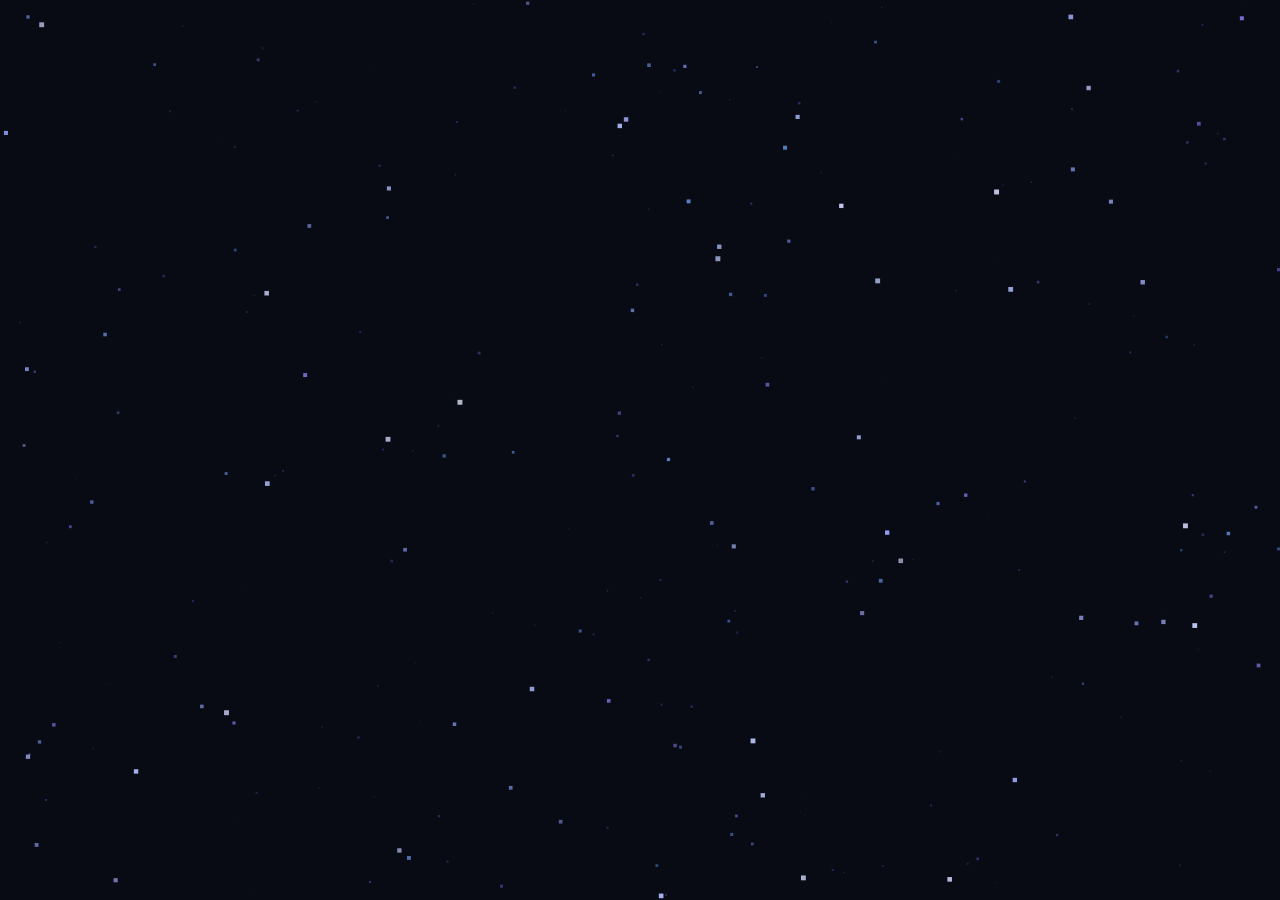
<file: assets/starfield.html>
<!DOCTYPE html>
<html lang="en">
<head>
    <meta charset="UTF-8">
    <meta name="viewport" content="width=device-width, initial-scale=1.0">
    <title>Purple Starfield</title>
    <style>
        * {
            margin: 0;
            padding: 0;
            box-sizing: border-box;
        }

        body {
            overflow: hidden;
        }

        #starfield {
            position: fixed;
            top: 0;
            left: 0;
            width: 100%;
            height: 100%;
            z-index: 0;
        }
    </style>
</head>
<body>
    <canvas id="starfield"></canvas>

    <script>
        // Purple Starfield - Drift only
        const canvas = document.getElementById('starfield');
        const ctx = canvas.getContext('2d');

        const PARAMS = {
            background: '#080a14',
            starColors: [
                '#1a1a3a', '#2a1a4a', '#1a2a5a',  // deep dim
                '#3a2a5a', '#2a3a6a', '#3a3a7a',  // mid dim
                '#4a3a8a', '#3a4a9a', '#5a4a9e',  // mid
                '#4a6aba', '#6a5aba', '#5a7aca',  // mid bright
                '#7a8ada', '#8a7aea', '#6a9aea',  // bright
                '#9aaaff', '#aab0ff', '#b0c0ff',  // very bright
                '#c0d0ff', '#d4d8ff', '#e8f0ff'   // white-ish
            ],
            starCount: 400,
            baseSpeed: 0.35,
            minSize: 0.5,
            maxSize: 5,
            sizeGamma: 2.0
        };

        let stars = [];
        let time = 0;

        function resize() {
            canvas.width = window.innerWidth;
            canvas.height = window.innerHeight;
            generateStars();
        }

        function hexToRgb(hex) {
            hex = hex.replace('#', '');
            return { 
                r: parseInt(hex.substring(0, 2), 16), 
                g: parseInt(hex.substring(2, 4), 16), 
                b: parseInt(hex.substring(4, 6), 16) 
            };
        }

        function generateStars() {
            stars = [];
            for (let i = 0; i < PARAMS.starCount; i++) {
                let x = Math.random() * canvas.width;
                let y = Math.random() * canvas.height;
                
                // Size with gamma distribution (more small stars, fewer large)
                const sizeRand = Math.pow(Math.random(), PARAMS.sizeGamma);
                const size = PARAMS.minSize + sizeRand * (PARAMS.maxSize - PARAMS.minSize);
                
                // Distance factor based on size (larger = "closer")
                const dist = (size - PARAMS.minSize) / (PARAMS.maxSize - PARAMS.minSize);
                
                // Color based on distance (dimmer colors for "distant" stars)
                // Add some randomness to color selection
                const colorVariation = (Math.random() - 0.5) * 0.2;
                const colorIdx = Math.min(
                    Math.max(0, Math.floor((dist + colorVariation) * (PARAMS.starColors.length - 1))),
                    PARAMS.starColors.length - 1
                );
                
                // More varied opacity
                const baseOpacity = 0.2 + Math.random() * 0.3;
                const sizeOpacity = dist * 0.5;
                const opacity = Math.min(1, baseOpacity + sizeOpacity);
                
                stars.push({
                    x, 
                    y, 
                    baseX: x, 
                    baseY: y, 
                    size,
                    opacity,
                    color: hexToRgb(PARAMS.starColors[colorIdx]),
                    velocity: PARAMS.baseSpeed * (0.3 + dist * 0.7)
                });
            }
        }

        function render() {
            // Clear canvas
            ctx.fillStyle = PARAMS.background;
            ctx.fillRect(0, 0, canvas.width, canvas.height);
            
            // Draw stars
            for (const s of stars) {
                // Drift animation - stars wrap around edges
                const x = (s.baseX + time * s.velocity * 0.025) % canvas.width;
                const y = (s.baseY + time * s.velocity * 0.012) % canvas.height;
                
                ctx.fillStyle = `rgba(${s.color.r},${s.color.g},${s.color.b},${s.opacity})`;
                ctx.fillRect(x, y, s.size, s.size);
            }
            
            time += 16.67; // ~60fps timing
            requestAnimationFrame(render);
        }

        window.addEventListener('resize', resize);
        resize();
        render();
    </script>
</body>
</html>
</file>
<file: css/main.css>
@charset "UTF-8";
/* ============================================
   STEMfy.gr — Main Stylesheet
   Purple Galaxy Aesthetic
   ============================================ */

/* CSS Variables */
:root {
    /* Colors - New Purple Theme */
    --bg-deep: #0a0812;
    --bg-surface: rgba(18, 12, 28, 0.85);
    --bg-panel: rgba(18, 12, 28, 0.9);

    --purple-dim: #2a1a4a;
    --purple-mid: #6a4a9e;
    --purple-bright: #b08af0;
    --purple-glow: #d4a0ff;
    --pink-mid: #9a4a8a;

    --white: #f8f4ff;
    --white-dim: rgba(248, 244, 255, 0.7);
    --white-soft: #e8e0f0;
    --gray: #9a8aaa;

    --accent: #ff7aec;
    --accent-cyan: #6bfff0;

    /* Legacy color aliases for compatibility */
    --color-bg-deep: var(--bg-deep);
    --color-bg-primary: #0f0a18;
    --color-bg-secondary: #150f22;
    --color-bg-panel: var(--bg-panel);
    --color-blue-bright: var(--purple-bright);
    --color-blue-light: var(--purple-glow);
    --color-blue-medium: var(--purple-mid);
    --color-blue-dark: var(--purple-dim);
    --color-white: var(--white);
    --color-white-soft: var(--white-soft);
    --color-gray: var(--gray);
    --color-accent-pink: var(--accent);
    --color-accent-purple: var(--purple-bright);
    --color-accent-cyan: var(--accent-cyan);

    /* Typography */
    --font-display: 'Outfit', -apple-system, BlinkMacSystemFont, sans-serif;
    --font-body: 'Outfit', -apple-system, BlinkMacSystemFont, sans-serif;
    --font-pixel: 'Press Start 2P', monospace;

    /* Spacing */
    --space-xs: 0.25rem;
    --space-sm: 0.5rem;
    --space-md: 1rem;
    --space-lg: 2rem;
    --space-xl: 3rem;
    --space-xxl: 5rem;

    /* Transitions */
    --transition-fast: 150ms ease;
    --transition-normal: 300ms ease;
    --transition-slow: 500ms ease;

    /* Borders */
    --border-radius: 12px;
    --border-radius-lg: 24px;

    /* Shadows */
    --shadow-glow: 0 0 20px rgba(176, 138, 240, 0.3);
    --shadow-glow-strong: 0 0 40px rgba(176, 138, 240, 0.5);
    --shadow-card: 0 20px 40px rgba(0, 0, 0, 0.4), 0 0 40px rgba(176, 138, 240, 0.15);
}

/* Reset & Base */
*, *::before, *::after {
    box-sizing: border-box;
    margin: 0;
    padding: 0;
}

html {
    font-size: 16px;
    scroll-behavior: smooth;
}

body {
    font-family: var(--font-body);
    background: var(--bg-deep);
    color: var(--white);
    min-height: 100vh;
    line-height: 1.6;
    overflow-x: hidden;
}

/* Starfield Canvas Background */
#starfield {
    position: fixed;
    top: 0;
    left: 0;
    width: 100%;
    height: 100%;
    z-index: 0;
    pointer-events: none;
}

/* Page wrapper */
.page {
    position: relative;
    z-index: 1;
    min-height: 100vh;
    display: flex;
    flex-direction: column;
}

/* ============================================
   NAVIGATION
   ============================================ */

nav {
    padding: 2rem 3.5rem;
    display: flex;
    justify-content: space-between;
    align-items: center;
    background: linear-gradient(to bottom, rgba(8, 10, 20, 0.9), transparent);
    gap: 1rem;
}

.nav-right {
    display: flex;
    align-items: center;
    gap: 1rem;
}

.logo {
    display: flex;
    align-items: center;
    gap: 0.75rem;
    text-decoration: none;
}

.logo-icon {
    width: 44px;
    height: 44px;
    border-radius: 50%;
    overflow: hidden;
    border: 1.5px solid rgba(176, 138, 240, 0.45);
    background: rgba(18, 12, 28, 0.7);
    box-shadow: 0 0 18px rgba(176, 138, 240, 0.35);
    display: flex;
    align-items: center;
    justify-content: center;
    flex-shrink: 0;
}

.logo-icon svg {
    width: 100%;
    height: 100%;
    animation: rotate-slow 60s linear infinite;
}

.logo-icon img {
    width: 85%;
    height: 85%;
    object-fit: contain;
    display: block;
    filter: drop-shadow(0 0 12px rgba(176, 138, 240, 0.35));
}

@keyframes rotate-slow {
    from { transform: rotate(0deg); }
    to { transform: rotate(360deg); }
}

.logo-text {
    font-family: var(--font-display);
    font-size: 1.45rem;
    font-weight: 700;
    color: var(--white);
}

.logo-text span,
.logo-text--accent {
    color: var(--purple-bright);
}

.nav-links {
    display: flex;
    gap: 0.75rem;
    list-style: none;
    margin: 0;
    padding: 0;
    border: none;
    background: transparent;
}

.nav-links a {
    color: var(--white-dim);
    text-decoration: none;
    font-weight: 500;
    font-size: 0.85rem;
    padding: 0.55rem 1.1rem;
    border-radius: 10px;
    transition: all 0.3s ease;
    border: 1px solid transparent;
}

.nav-links a:hover {
    color: var(--white);
    background: rgba(176, 138, 240, 0.1);
    border-color: rgba(176, 138, 240, 0.2);
}

/* Settings Button */
.settings-btn {
    background: none;
    border: none;
    cursor: pointer;
    width: 32px;
    height: 32px;
    display: flex !important;
    align-items: center;
    justify-content: center;
    border-radius: 8px;
    transition: all 0.3s ease;
    color: var(--white-dim);
    flex-shrink: 0;
    visibility: visible;
    opacity: 1;
}

.settings-btn:hover {
    background: rgba(176, 138, 240, 0.1);
    color: var(--white);
}

.settings-btn svg {
    width: 20px;
    height: 20px;
    fill: none;
    stroke: currentColor;
    stroke-width: 2;
    stroke-linecap: round;
    stroke-linejoin: round;
}

/* ============================================
   HERO SECTION
   ============================================ */

.hero {
    flex: 1;
    display: flex;
    flex-direction: column;
    justify-content: center;
    align-items: center;
    text-align: center;
    padding: 3rem 2rem 4rem;
}

.hero-badge {
    display: inline-flex;
    align-items: center;
    gap: 0.5rem;
    padding: 0.5rem 1rem;
    background: rgba(88, 60, 130, 0.2);
    border: 1px solid rgba(176, 138, 240, 0.35);
    border-radius: 100px;
    font-size: 0.85rem;
    color: var(--purple-bright);
    margin-bottom: 2rem;
    animation: fadeInUp 0.8s ease forwards;
    opacity: 0;
    box-shadow: 0 0 16px rgba(176, 138, 240, 0.15);
}

.hero-badge .pulse {
    width: 8px;
    height: 8px;
    background: var(--accent);
    border-radius: 50%;
    animation: pulse 2s ease infinite;
}

@keyframes pulse {
    0%, 100% { opacity: 1; transform: scale(1); }
    50% { opacity: 0.5; transform: scale(1.2); }
}

.hero h1 {
    font-family: var(--font-display);
    font-size: clamp(3rem, 8vw, 5.5rem);
    font-weight: 800;
    line-height: 1.1;
    margin-bottom: 1.5rem;
    letter-spacing: -0.02em;
    background: linear-gradient(135deg, var(--white) 0%, var(--purple-bright) 50%, var(--accent) 100%);
    -webkit-background-clip: text;
    -webkit-text-fill-color: transparent;
    background-clip: text;
    animation: fadeInUp 0.8s ease 0.1s forwards;
    opacity: 0;
}

.hero .tagline {
    font-size: clamp(1rem, 1.9vw, 1.25rem);
    color: var(--white-dim);
    max-width: 600px;
    margin-bottom: 3rem;
    animation: fadeInUp 0.8s ease 0.2s forwards;
    opacity: 0;
    line-height: 1.7;
}

.hero .tagline strong {
    color: var(--white);
    font-weight: 600;
}

/* ============================================
   NAVIGATION CARDS (Home page grid)
   ============================================ */

.nav-cards {
    display: grid;
    grid-template-columns: repeat(4, 1fr);
    gap: 1.25rem;
    max-width: 980px;
    width: 100%;
    padding: 0 1rem;
    animation: fadeInUp 0.8s ease 0.3s forwards;
    opacity: 0;
}

@media (max-width: 900px) {
    .nav-cards { grid-template-columns: repeat(2, 1fr); }
}

@media (max-width: 500px) {
    .nav-cards { grid-template-columns: 1fr; max-width: 300px; }
}

.nav-card {
    background: rgba(16, 12, 24, 0.82);
    border: 1px solid rgba(176, 138, 240, 0.2);
    border-radius: 22px;
    padding: 1.5rem 1.25rem;
    text-align: center;
    text-decoration: none;
    color: var(--white);
    transition: all 0.4s cubic-bezier(0.175, 0.885, 0.32, 1.275);
    position: relative;
    overflow: hidden;
    box-shadow: 0 14px 30px rgba(5, 6, 12, 0.5);
    backdrop-filter: blur(6px);
}

.nav-card::before {
    content: '';
    position: absolute;
    top: 0;
    left: 0;
    right: 0;
    bottom: 0;
    background: radial-gradient(220px 160px at 50% -20%, rgba(176, 138, 240, 0.18), transparent 60%);
    opacity: 0;
    transition: opacity 0.3s ease;
}

.nav-card:hover {
    transform: translateY(-6px) scale(1.01);
    border-color: rgba(176, 138, 240, 0.45);
    box-shadow: var(--shadow-card);
}

.nav-card:hover::before {
    opacity: 1;
}

.nav-card .icon {
    width: 64px;
    height: 64px;
    margin: 0 auto 1rem;
    border-radius: 16px;
    overflow: hidden;
    position: relative;
    z-index: 1;
    display: flex;
    align-items: center;
    justify-content: center;
    background-color: #0f0c18;
    border: 1px solid rgba(176, 138, 240, 0.2);
    flex-shrink: 0;
}

.nav-card .icon img,
.nav-card .icon svg {
    width: 100%;
    height: 100%;
    object-fit: cover;
    display: block;
    transition: transform 0.3s ease;
    filter: drop-shadow(0 0 12px rgba(176, 138, 240, 0.7));
}

.nav-card:hover .icon img {
    transform: scale(1.1);
}

.nav-card h3 {
    font-size: 1rem;
    font-weight: 600;
    margin-bottom: 0.45rem;
    position: relative;
    z-index: 1;
}

.nav-card p {
    font-size: 0.8rem;
    color: var(--white-dim);
    line-height: 1.5;
    position: relative;
    z-index: 1;
}

/* ============================================
   FOOTER
   ============================================ */

footer {
    padding: 2rem;
    text-align: center;
    color: var(--white-dim);
    font-size: 0.85rem;
}

footer a {
    color: var(--purple-bright);
    text-decoration: none;
}

footer a:hover {
    text-decoration: underline;
}

.social-links {
    display: flex;
    justify-content: center;
    gap: 1rem;
    margin-top: 1rem;
}

.social-links a {
    width: 44px;
    height: 44px;
    border-radius: 50%;
    background: rgba(176, 138, 240, 0.1);
    border: 1px solid rgba(176, 138, 240, 0.2);
    display: flex;
    align-items: center;
    justify-content: center;
    transition: all 0.3s ease;
}

.social-links a:hover {
    background: var(--purple-mid);
    border-color: var(--purple-mid);
    transform: translateY(-3px);
    text-decoration: none;
}

.social-links svg {
    width: 24px;
    height: 24px;
    fill: var(--white);
}

/* ============================================
   PLACEHOLDER PAGES (Coming Soon)
   ============================================ */

.wrap {
    position: relative;
    z-index: 1;
    min-height: 100vh;
    display: grid;
    place-items: center;
    padding: 2rem;
    text-align: center;
}

.card {
    background: var(--bg-surface);
    border: 1px solid rgba(176, 138, 240, 0.2);
    border-radius: 24px;
    padding: 2rem;
    max-width: 720px;
    box-shadow: 0 20px 40px rgba(0, 0, 0, 0.35);
}

.card h1 {
    font-family: var(--font-display);
    font-size: clamp(2rem, 5vw, 3rem);
    font-weight: 700;
    margin-bottom: 0.75rem;
    background: linear-gradient(135deg, var(--white) 0%, var(--purple-bright) 50%, var(--accent) 100%);
    -webkit-background-clip: text;
    -webkit-text-fill-color: transparent;
    background-clip: text;
}

.card p {
    color: var(--white-dim);
    line-height: 1.7;
    margin-bottom: 1.5rem;
}

.card a,
.btn {
    display: inline-block;
    padding: 0.65rem 1.1rem;
    border-radius: 12px;
    text-decoration: none;
    color: var(--white);
    border: 1px solid rgba(176, 138, 240, 0.35);
    background: rgba(176, 138, 240, 0.12);
    transition: all 0.3s ease;
}

.card a:hover,
.btn:hover {
    background: rgba(176, 138, 240, 0.2);
    border-color: rgba(176, 138, 240, 0.55);
}

/* ============================================
   LEGACY HOME PAGE STYLES (compatibility)
   ============================================ */

.home {
    min-height: 100vh;
    display: flex;
    flex-direction: column;
    align-items: center;
    justify-content: center;
    padding: var(--space-lg);
    gap: var(--space-xl);
}

.home__header {
    text-align: center;
    animation: fadeInUp 0.8s ease-out;
}

.logo-container {
    display: flex;
    flex-direction: column;
    align-items: center;
    gap: var(--space-md);
}

#galaxy-logo {
    image-rendering: pixelated;
    filter: drop-shadow(0 0 30px rgba(176, 138, 240, 0.4));
}

.motto {
    font-family: var(--font-display);
    font-size: 1rem;
    color: var(--purple-glow);
    margin-top: var(--space-md);
    letter-spacing: 1px;
    animation: pulse 3s ease-in-out infinite;
}

/* Simulations Section */
.simulations {
    width: 100%;
    max-width: 900px;
    animation: fadeInUp 0.8s ease-out 0.2s backwards;
}

.section-title {
    font-family: var(--font-display);
    font-size: 1rem;
    font-weight: 600;
    color: var(--gray);
    text-align: center;
    margin-bottom: var(--space-lg);
    letter-spacing: 2px;
    text-transform: uppercase;
}

.simulations__grid {
    display: grid;
    grid-template-columns: repeat(auto-fit, minmax(260px, 1fr));
    gap: var(--space-lg);
}

/* Simulation Cards */
.sim-card {
    background: var(--bg-panel);
    border: 1px solid var(--purple-dim);
    border-radius: var(--border-radius-lg);
    padding: var(--space-lg);
    text-align: center;
    text-decoration: none;
    color: inherit;
    transition:
        transform var(--transition-normal),
        border-color var(--transition-normal),
        box-shadow var(--transition-normal);
    position: relative;
    overflow: hidden;
}

.sim-card::before {
    content: '';
    position: absolute;
    top: 0;
    left: 0;
    right: 0;
    height: 2px;
    background: linear-gradient(90deg, transparent, var(--purple-bright), transparent);
    opacity: 0;
    transition: opacity var(--transition-normal);
}

.sim-card--active {
    cursor: pointer;
}

.sim-card--active:hover {
    transform: translateY(-4px);
    border-color: var(--purple-bright);
    box-shadow: var(--shadow-glow);
}

.sim-card--active:hover::before {
    opacity: 1;
}

.sim-card--coming {
    opacity: 0.6;
    cursor: default;
}

.sim-card__icon {
    width: 64px;
    height: 64px;
    margin: 0 auto var(--space-md);
    color: var(--purple-bright);
}

.sim-card__svg {
    width: 100%;
    height: 100%;
}

.sim-card__title {
    font-family: var(--font-body);
    font-size: 1.125rem;
    font-weight: 600;
    margin-bottom: var(--space-sm);
}

.sim-card__desc {
    font-size: 0.875rem;
    color: var(--gray);
    margin-bottom: var(--space-md);
}

.sim-card__badge {
    display: inline-block;
    font-family: var(--font-display);
    font-size: 0.7rem;
    font-weight: 600;
    padding: var(--space-xs) var(--space-sm);
    border-radius: 4px;
    letter-spacing: 1px;
    text-transform: uppercase;
}

.sim-card__badge--live {
    background: rgba(176, 138, 240, 0.2);
    color: var(--purple-bright);
    border: 1px solid var(--purple-bright);
}

.sim-card__badge--soon {
    background: rgba(154, 138, 170, 0.2);
    color: var(--gray);
    border: 1px solid var(--gray);
}

/* Navigation */
.home__nav {
    animation: fadeInUp 0.8s ease-out 0.4s backwards;
}

.nav-link {
    font-family: var(--font-body);
    font-size: 0.875rem;
    color: var(--gray);
    text-decoration: none;
    padding: var(--space-sm) var(--space-md);
    border-radius: var(--border-radius);
    transition:
        color var(--transition-fast),
        background-color var(--transition-fast);
}

.nav-link:hover {
    color: var(--white);
    background-color: rgba(176, 138, 240, 0.1);
}

/* ============================================
   ABOUT PAGE
   ============================================ */

.about {
    min-height: 100vh;
    padding: var(--space-xxl) var(--space-lg);
    max-width: 700px;
    margin: 0 auto;
}

.about__header {
    text-align: center;
    margin-bottom: var(--space-xxl);
}

.about__logo {
    font-family: var(--font-display);
    font-size: 1.5rem;
    font-weight: 700;
    color: var(--white);
    text-decoration: none;
    display: inline-block;
    transition: text-shadow var(--transition-normal);
}

.about__logo:hover {
    text-shadow: var(--shadow-glow);
}

.about__logo span {
    color: var(--purple-bright);
}

.about__section {
    margin-bottom: var(--space-xl);
    animation: fadeInUp 0.6s ease-out backwards;
}

.about__section:nth-child(2) { animation-delay: 0.1s; }
.about__section:nth-child(3) { animation-delay: 0.2s; }
.about__section:nth-child(4) { animation-delay: 0.3s; }

.about__section h2 {
    font-family: var(--font-display);
    font-size: 1rem;
    font-weight: 600;
    color: var(--purple-bright);
    margin-bottom: var(--space-md);
    letter-spacing: 1px;
}

.about__section p {
    color: var(--white-soft);
    line-height: 1.8;
}

.about__social {
    display: flex;
    flex-direction: column;
    gap: var(--space-md);
}

.social-link {
    display: inline-flex;
    align-items: center;
    gap: var(--space-sm);
    color: var(--gray);
    text-decoration: none;
    font-size: 0.9375rem;
    transition: color var(--transition-fast);
}

.social-link:hover {
    color: var(--purple-bright);
}

.social-link svg {
    width: 20px;
    height: 20px;
}

.about__back {
    text-align: center;
    margin-top: var(--space-xxl);
}

.back-link {
    font-family: var(--font-display);
    font-size: 0.875rem;
    color: var(--gray);
    text-decoration: none;
    padding: var(--space-sm) var(--space-md);
    border: 1px solid rgba(176, 138, 240, 0.3);
    border-radius: var(--border-radius);
    transition:
        color var(--transition-fast),
        border-color var(--transition-fast),
        background var(--transition-fast);
}

.back-link:hover {
    color: var(--white);
    border-color: var(--purple-bright);
    background: rgba(176, 138, 240, 0.1);
}

/* ============================================
   SETTINGS MODAL
   ============================================ */

.settings-modal {
    display: none;
    position: fixed;
    top: 0;
    left: 0;
    width: 100%;
    height: 100%;
    background: rgba(0, 0, 0, 0.7);
    z-index: 1000;
    backdrop-filter: blur(4px);
    animation: fadeIn 0.3s ease;
}

.settings-modal.active {
    display: flex;
    align-items: center;
    justify-content: center;
}

.settings-modal-content {
    background: var(--bg-surface);
    border: 1px solid rgba(176, 138, 240, 0.3);
    border-radius: 16px;
    padding: 2rem;
    max-width: 400px;
    width: 90%;
    box-shadow: 0 20px 60px rgba(0, 0, 0, 0.5);
    animation: slideUp 0.3s ease;
}

.settings-header {
    display: flex;
    justify-content: space-between;
    align-items: center;
    margin-bottom: 1.5rem;
}

.settings-header h2 {
    font-size: 1.25rem;
    font-weight: 600;
    margin: 0;
}

.settings-close {
    background: none;
    border: none;
    font-size: 1.5rem;
    cursor: pointer;
    color: var(--white-dim);
    transition: color 0.3s ease;
}

.settings-close:hover {
    color: var(--white);
}

.settings-body {
    display: flex;
    flex-direction: column;
    gap: 1.5rem;
}

.settings-group {
    display: flex;
    flex-direction: column;
    gap: 0.5rem;
}

.settings-group label {
    font-size: 0.9rem;
    font-weight: 500;
    color: var(--white);
}

.settings-group select {
    padding: 0.65rem 0.9rem;
    background: rgba(176, 138, 240, 0.08);
    border: 1px solid rgba(176, 138, 240, 0.2);
    border-radius: 8px;
    color: var(--white);
    font-family: var(--font-body);
    font-size: 0.9rem;
    cursor: pointer;
    transition: all 0.3s ease;
}

.settings-group select:hover,
.settings-group select:focus {
    background: rgba(176, 138, 240, 0.12);
    border-color: rgba(176, 138, 240, 0.4);
    outline: none;
}

.settings-group select option {
    background: var(--bg-deep);
    color: var(--white);
}

@keyframes slideUp {
    from {
        transform: translateY(20px);
        opacity: 0;
    }
    to {
        transform: translateY(0);
        opacity: 1;
    }
}

@keyframes fadeIn {
    from { opacity: 0; }
    to { opacity: 1; }
}

/* ============================================
   ANIMATIONS
   ============================================ */

@keyframes fadeInUp {
    from {
        opacity: 0;
        transform: translateY(30px);
    }
    to {
        opacity: 1;
        transform: translateY(0);
    }
}

@keyframes glow {
    0%, 100% {
        box-shadow: 0 0 20px rgba(176, 138, 240, 0.3);
    }
    50% {
        box-shadow: 0 0 40px rgba(176, 138, 240, 0.6);
    }
}

/* ============================================
   UTILITY CLASSES
   ============================================ */

.visually-hidden {
    position: absolute;
    width: 1px;
    height: 1px;
    padding: 0;
    margin: -1px;
    overflow: hidden;
    clip: rect(0, 0, 0, 0);
    white-space: nowrap;
    border: 0;
}

/* Pixel Corner Decorations (legacy support) */
.pixel-corner {
    position: fixed;
    width: 40px;
    height: 40px;
    z-index: 100;
    pointer-events: none;
    opacity: 0.6;
}

.pixel-corner::before,
.pixel-corner::after {
    content: '';
    position: absolute;
    background-color: var(--purple-bright);
}

.pixel-corner--top-left { top: 12px; left: 12px; }
.pixel-corner--top-left::before { width: 16px; height: 4px; top: 0; left: 0; }
.pixel-corner--top-left::after { width: 4px; height: 16px; top: 0; left: 0; }

.pixel-corner--top-right { top: 12px; right: 12px; }
.pixel-corner--top-right::before { width: 16px; height: 4px; top: 0; right: 0; }
.pixel-corner--top-right::after { width: 4px; height: 16px; top: 0; right: 0; }

.pixel-corner--bottom-left { bottom: 12px; left: 12px; }
.pixel-corner--bottom-left::before { width: 16px; height: 4px; bottom: 0; left: 0; }
.pixel-corner--bottom-left::after { width: 4px; height: 16px; bottom: 0; left: 0; }

.pixel-corner--bottom-right { bottom: 12px; right: 12px; }
.pixel-corner--bottom-right::before { width: 16px; height: 4px; bottom: 0; right: 0; }
.pixel-corner--bottom-right::after { width: 4px; height: 16px; bottom: 0; right: 0; }

/* ============================================
   RESPONSIVE
   ============================================ */

@media (max-width: 768px) {
    nav {
        padding: 1.25rem 1.5rem;
        flex-wrap: wrap;
    }

    .logo {
        order: 2;
        flex: 1;
        text-align: center;
    }

    .nav-right {
        order: 3;
        width: 100%;
        flex-direction: row;
        align-items: center;
        justify-content: space-between;
        margin-top: 0.75rem;
    }

    .logo-text {
        font-size: 1.2rem;
    }

    .nav-links {
        gap: 0.5rem;
        flex-direction: row;
        display: flex;
        min-width: auto;
    }

    .nav-links.active {
        display: flex;
    }

    .nav-links a {
        padding: 0.5rem 0.8rem;
        font-size: 0.85rem;
        white-space: nowrap;
    }

    .hero h1 {
        font-size: clamp(2rem, 6vw, 3.5rem);
    }

    .hero .tagline {
        font-size: 1rem;
    }

    #galaxy-logo {
        width: 150px;
        height: 150px;
    }

    .simulations__grid {
        grid-template-columns: 1fr;
        max-width: 320px;
        margin: 0 auto;
    }

    .pixel-corner {
        width: 24px;
        height: 24px;
    }

    .pixel-corner--top-left::before,
    .pixel-corner--top-right::before,
    .pixel-corner--bottom-left::before,
    .pixel-corner--bottom-right::before {
        width: 12px;
        height: 3px;
    }

    .pixel-corner--top-left::after,
    .pixel-corner--top-right::after,
    .pixel-corner--bottom-left::after,
    .pixel-corner--bottom-right::after {
        width: 3px;
        height: 12px;
    }
}

@media (max-width: 480px) {
    nav {
        flex-direction: column;
        gap: 1rem;
    }

    .logo-icon {
        width: 34px;
        height: 34px;
    }

    .home {
        padding: var(--space-md);
    }

    .sim-card {
        padding: var(--space-md);
    }

    .sim-card__icon {
        width: 48px;
        height: 48px;
    }

    .nav-card {
        padding: 1.1rem;
    }

    .nav-card .icon {
        width: 56px;
        height: 56px;
    }
}
</file>
<file: css/simulations.css>
@charset "UTF-8";
/* ============================================
   STEMfy.gr — Simulations Stylesheet
   Double Pendulum & Shared Simulation Styles
   ============================================ */

/* ============================================
   SIMULATION LAYOUT
   ============================================ */

.simulation-page {
    min-height: 100vh;
    display: flex;
    flex-direction: column;
    --sim-nav-height: 108px;
    --chaos-panel-width: clamp(260px, 28vw, 380px);
    --control-panel-width: clamp(240px, 26vw, 320px);
    --panel-left: 0px;
    --panel-right: 0px;
    --color-chaos-stable: #1a3a5a;
    --color-chaos-mid: #7a4a8a;
    --color-chaos-chaotic: #ff7aec;
}

/* Top Navigation Bar */
.sim-nav {
    position: fixed;
    top: 0;
    left: 0;
    right: 0;
    z-index: 1000;
    backdrop-filter: blur(10px);
    background: linear-gradient(to bottom, rgba(10, 8, 18, 0.96), rgba(10, 8, 18, 0.7));
    border-bottom: 1px solid rgba(176, 138, 240, 0.18);
}

.sim-help-btn {
    color: var(--purple-bright);
}

.sim-help-btn {
    width: auto;
    height: auto;
    padding: 0.35rem 0.55rem;
    border-radius: 12px;
    border: 1px solid rgba(176, 138, 240, 0.25);
    background: rgba(176, 138, 240, 0.12);
    gap: 0.5rem;
}

.sim-help-btn:hover {
    color: var(--white);
    border-color: rgba(176, 138, 240, 0.45);
    background: rgba(176, 138, 240, 0.2);
}

.sim-help-btn svg {
    fill: none;
    stroke: currentColor;
}

.sim-help-icon {
    width: 32px;
    height: 32px;
    border-radius: 8px;
    background: rgba(10, 8, 18, 0.6);
    border: 1px solid rgba(176, 138, 240, 0.35);
    display: flex;
    align-items: center;
    justify-content: center;
    color: inherit;
}

.sim-help-icon svg {
    width: 18px;
    height: 18px;
}

.sim-help-text {
    font-family: var(--font-display);
    font-size: 0.65rem;
    letter-spacing: 0.18em;
    text-transform: uppercase;
    color: var(--white);
}
.sim-view-btn {
    color: var(--white-dim);
}

body.sim-view-mobile .sim-view-btn {
    color: var(--purple-bright);
}

.sim-view-btn svg {
    fill: none;
    stroke: currentColor;
}

/* Mobile top nav scrolling for simulation view */
body.sim-view-mobile .sim-nav .nav-right {
    width: 100%;
    flex-wrap: nowrap;
    justify-content: flex-start;
    gap: 0.75rem;
    overflow-x: auto;
    overflow-y: hidden;
    padding-bottom: 0.25rem;
    -webkit-overflow-scrolling: touch;
}

body.sim-view-mobile .sim-nav .nav-right > * {
    flex: 0 0 auto;
}

body.sim-view-mobile .sim-nav .nav-links {
    flex-wrap: nowrap;
    gap: 0.5rem;
}

body.sim-view-mobile .sim-nav .nav-links a,
body.sim-view-mobile .sim-nav .settings-btn,
body.sim-view-mobile .sim-nav .sim-help-btn {
    flex: 0 0 auto;
    white-space: nowrap;
}

@media (max-width: 900px) {
    .simulation-page .sim-nav .nav-right {
        width: 100%;
        flex-wrap: nowrap;
        justify-content: flex-start;
        gap: 0.75rem;
        overflow-x: auto;
        overflow-y: hidden;
        padding-bottom: 0.25rem;
        -webkit-overflow-scrolling: touch;
    }

    .simulation-page .sim-nav .nav-right > * {
        flex: 0 0 auto;
    }

    .simulation-page .sim-nav .nav-links {
        flex-wrap: nowrap;
        gap: 0.5rem;
    }

    .simulation-page .sim-nav .nav-links a,
    .simulation-page .sim-nav .settings-btn,
    .simulation-page .sim-nav .sim-help-btn {
        flex: 0 0 auto;
        white-space: nowrap;
    }
}

/* Main Content Area */
.sim-content {
    margin-top: var(--sim-nav-height);
    flex: 1;
    display: flex;
    position: relative;
    padding-left: var(--panel-left);
    padding-right: var(--panel-right);
}

/* Main Canvas Area */
.sim-main {
    flex: 1;
    display: flex;
    align-items: center;
    justify-content: center;
    padding: clamp(1rem, 3vw, 2.5rem);
    position: relative;
    min-width: 0;
}

.sim-canvas-container {
    position: relative;
    background: var(--bg-surface);
    border: 1px solid rgba(176, 138, 240, 0.25);
    border-radius: var(--border-radius-lg);
    overflow: hidden;
    box-shadow: var(--shadow-card);
}

.sim-canvas-actions {
    position: absolute;
    top: 12px;
    right: 12px;
    display: flex;
    gap: var(--space-sm);
    z-index: 2;
}

.sim-canvas-actions .btn--icon {
    background: rgba(10, 8, 18, 0.6);
    border-color: rgba(176, 138, 240, 0.35);
    color: var(--purple-bright);
    min-width: 40px;
    min-height: 40px;
}

.sim-canvas-actions .btn--icon:hover {
    background: rgba(176, 138, 240, 0.2);
    border-color: rgba(176, 138, 240, 0.5);
}
#pendulum-canvas {
    display: block;
    background: transparent;
}

/* ============================================
   CONTROL PANEL
   ============================================ */

.control-panel {
    position: fixed;
    top: var(--sim-nav-height);
    right: 0;
    width: var(--control-panel-width);
    height: calc(100vh - var(--sim-nav-height));
    background: var(--bg-panel);
    border-left: 1px solid rgba(176, 138, 240, 0.2);
    box-shadow: -18px 0 40px rgba(0, 0, 0, 0.35);
    overflow-y: auto;
    z-index: 900;
    transition: transform var(--transition-normal);
    backdrop-filter: blur(10px);
}

.control-panel.collapsed {
    transform: translateX(100%);
}

.control-panel__header {
    position: sticky;
    top: 0;
    background: rgba(12, 8, 20, 0.95);
    padding: var(--space-md);
    border-bottom: 1px solid rgba(176, 138, 240, 0.2);
    display: flex;
    align-items: center;
    justify-content: space-between;
}

.control-panel__title {
    font-family: var(--font-display);
    font-size: 0.8rem;
    color: var(--purple-bright);
    letter-spacing: 0.22em;
    text-transform: uppercase;
}

.control-panel__content {
    padding: var(--space-md);
}

/* Control Sections */
.control-section {
    margin-bottom: var(--space-lg);
}

.control-section__title {
    font-family: var(--font-display);
    font-size: 0.7rem;
    color: var(--gray);
    margin-bottom: var(--space-md);
    letter-spacing: 0.18em;
    text-transform: uppercase;
}

/* Slider Controls */
.control-slider {
    margin-bottom: var(--space-md);
}

.control-slider__header {
    display: flex;
    justify-content: space-between;
    align-items: center;
    margin-bottom: var(--space-xs);
}

.control-slider__label {
    font-size: 0.8125rem;
    color: var(--color-white-soft);
}

.control-slider__value {
    font-family: var(--font-body);
    font-size: 0.75rem;
    font-weight: 600;
    color: var(--purple-bright);
    background: rgba(176, 138, 240, 0.16);
    border: 1px solid rgba(176, 138, 240, 0.25);
    padding: 2px 10px;
    border-radius: 8px;
    min-width: 64px;
    text-align: center;
}

.control-slider__input {
    width: 100%;
    height: 6px;
    border-radius: 3px;
    background: var(--color-bg-deep);
    outline: none;
    -webkit-appearance: none;
    appearance: none;
    cursor: pointer;
}

.control-slider__input::-webkit-slider-thumb {
    -webkit-appearance: none;
    appearance: none;
    width: 16px;
    height: 16px;
    border-radius: 50%;
    background: var(--color-blue-bright);
    cursor: pointer;
    transition: transform var(--transition-fast), box-shadow var(--transition-fast);
}

.control-slider__input::-webkit-slider-thumb:hover {
    transform: scale(1.2);
    box-shadow: 0 0 10px rgba(176, 138, 240, 0.6);
}

.control-slider__input::-moz-range-thumb {
    width: 16px;
    height: 16px;
    border-radius: 50%;
    background: var(--color-blue-bright);
    cursor: pointer;
    border: none;
}

/* Toggle Controls */
.control-toggle {
    display: flex;
    align-items: center;
    justify-content: space-between;
    padding: var(--space-sm) 0;
}

.control-toggle__label {
    font-size: 0.8125rem;
    color: var(--color-white-soft);
}

.toggle-switch {
    position: relative;
    width: 44px;
    height: 24px;
}

.toggle-switch input {
    opacity: 0;
    width: 0;
    height: 0;
}

.toggle-switch__slider {
    position: absolute;
    cursor: pointer;
    top: 0;
    left: 0;
    right: 0;
    bottom: 0;
    background-color: var(--color-bg-deep);
    border: 1px solid var(--color-blue-dark);
    border-radius: 12px;
    transition: var(--transition-fast);
}

.toggle-switch__slider:before {
    position: absolute;
    content: "";
    height: 18px;
    width: 18px;
    left: 2px;
    bottom: 2px;
    background-color: var(--color-gray);
    border-radius: 50%;
    transition: var(--transition-fast);
}

.toggle-switch input:checked + .toggle-switch__slider {
    background-color: rgba(176, 138, 240, 0.3);
    border-color: var(--color-blue-bright);
}

.toggle-switch input:checked + .toggle-switch__slider:before {
    transform: translateX(20px);
    background-color: var(--color-blue-bright);
}

/* Dropdown Controls */
.control-dropdown {
    margin-bottom: var(--space-md);
}

.control-dropdown__label {
    display: block;
    font-size: 0.8125rem;
    color: var(--color-white-soft);
    margin-bottom: var(--space-xs);
}

.control-dropdown__select {
    width: 100%;
    padding: var(--space-sm) var(--space-md);
    background: var(--color-bg-deep);
    border: 1px solid var(--color-blue-dark);
    border-radius: var(--border-radius);
    color: var(--color-white);
    font-family: var(--font-body);
    font-size: 0.875rem;
    cursor: pointer;
    transition: border-color var(--transition-fast);
}

.control-dropdown__select:hover,
.control-dropdown__select:focus {
    border-color: var(--color-blue-bright);
    outline: none;
}

/* ============================================
   BUTTONS
   ============================================ */

.btn {
    display: inline-flex;
    align-items: center;
    justify-content: center;
    gap: var(--space-sm);
    padding: var(--space-sm) var(--space-md);
    border-radius: var(--border-radius);
    font-family: var(--font-body);
    font-size: 0.875rem;
    font-weight: 500;
    cursor: pointer;
    border: 1px solid transparent;
    transition: 
        background-color var(--transition-fast),
        border-color var(--transition-fast),
        transform var(--transition-fast);
    min-height: 44px;
    min-width: 44px;
}

.btn:active {
    transform: scale(0.96);
}

.btn--primary {
    background: var(--color-blue-bright);
    color: var(--color-bg-deep);
}

.btn--primary:hover {
    background: var(--color-blue-light);
}

.btn--secondary {
    background: transparent;
    border-color: var(--color-blue-dark);
    color: var(--color-white-soft);
}

.btn--secondary:hover {
    border-color: var(--color-blue-bright);
    color: var(--color-white);
}

.btn--icon {
    padding: var(--space-sm);
    background: rgba(176, 138, 240, 0.1);
    border-color: var(--color-blue-dark);
    color: var(--color-blue-bright);
}

.btn--icon:hover {
    background: rgba(176, 138, 240, 0.2);
    border-color: var(--color-blue-bright);
}

.btn--icon svg {
    width: 20px;
    height: 20px;
}

/* Playback Controls */
.playback-controls {
    display: flex;
    gap: var(--space-sm);
    justify-content: center;
    padding: var(--space-md) 0;
    border-bottom: 1px solid var(--color-blue-dark);
    margin-bottom: var(--space-md);
}

.btn--play {
    width: 56px;
    height: 56px;
    border-radius: 50%;
    background: var(--color-blue-bright);
    color: var(--color-bg-deep);
}

.btn--play:hover {
    background: var(--color-blue-light);
    box-shadow: var(--shadow-glow);
}

.btn--play svg {
    width: 24px;
    height: 24px;
}

/* ============================================
   CHAOS MAP PANEL
   ============================================ */

.chaos-panel {
    position: fixed;
    top: var(--sim-nav-height);
    left: 0;
    width: var(--chaos-panel-width);
    height: calc(100vh - var(--sim-nav-height));
    background: var(--bg-panel);
    border-right: 1px solid rgba(176, 138, 240, 0.2);
    box-shadow: 18px 0 40px rgba(0, 0, 0, 0.35);
    overflow-y: auto;
    z-index: 900;
    transition: transform var(--transition-normal);
    backdrop-filter: blur(10px);
}

.chaos-panel.collapsed {
    transform: translateX(-100%);
}

.chaos-panel__header {
    position: sticky;
    top: 0;
    background: rgba(12, 8, 20, 0.95);
    padding: var(--space-md);
    border-bottom: 1px solid rgba(176, 138, 240, 0.2);
    display: flex;
    align-items: flex-start;
    justify-content: space-between;
    gap: var(--space-sm);
}

.chaos-panel__title {
    font-family: var(--font-display);
    font-size: 0.8rem;
    color: var(--purple-bright);
    letter-spacing: 0.22em;
    text-transform: uppercase;
    margin-bottom: var(--space-sm);
}

.chaos-panel__subtitle {
    font-size: 0.75rem;
    color: var(--color-gray);
}

.chaos-panel__actions {
    display: flex;
    gap: var(--space-sm);
}

.chaos-panel__actions .btn--icon {
    background: rgba(10, 8, 18, 0.6);
    border-color: rgba(176, 138, 240, 0.35);
    color: var(--purple-bright);
    min-width: 36px;
    min-height: 36px;
}

.chaos-panel__actions .btn--icon:hover {
    background: rgba(176, 138, 240, 0.2);
    border-color: rgba(176, 138, 240, 0.5);
}

.chaos-panel__content {
    padding: var(--space-md);
}

/* Chaos Map Canvas */
.chaos-map-container {
    position: relative;
    margin-bottom: var(--space-md);
}

#chaos-canvas {
    width: 100%;
    aspect-ratio: 1;
    border-radius: var(--border-radius);
    cursor: crosshair;
    border: 1px solid var(--color-blue-dark);
}

.chaos-map-loading {
    position: absolute;
    top: 50%;
    left: 50%;
    transform: translate(-50%, -50%);
    text-align: center;
    color: var(--color-gray);
}

.chaos-map-loading__spinner {
    width: 32px;
    height: 32px;
    border: 3px solid var(--color-blue-dark);
    border-top-color: var(--color-blue-bright);
    border-radius: 50%;
    animation: spin 1s linear infinite;
    margin: 0 auto var(--space-sm);
}

@keyframes spin {
    to { transform: rotate(360deg); }
}

/* Chaos Legend */
.chaos-legend {
    display: flex;
    align-items: center;
    gap: var(--space-sm);
    margin-bottom: var(--space-md);
    padding: var(--space-sm);
    background: var(--color-bg-deep);
    border-radius: var(--border-radius);
}

.chaos-legend__gradient {
    flex: 1;
    height: 16px;
    border-radius: 4px;
    background: linear-gradient(90deg, 
        var(--color-chaos-stable) 0%,
        var(--color-chaos-mid) 50%,
        var(--color-chaos-chaotic) 100%
    );
}

.chaos-legend__labels {
    display: flex;
    justify-content: space-between;
    font-size: 0.625rem;
    color: var(--color-gray);
    margin-top: var(--space-xs);
}

/* Axis Selection */
.axis-selection {
    display: grid;
    grid-template-columns: 1fr 1fr;
    gap: var(--space-sm);
    margin-bottom: var(--space-md);
}

/* Info Box */
.info-box {
    background: rgba(10, 8, 18, 0.7);
    border: 1px solid rgba(176, 138, 240, 0.2);
    border-radius: var(--border-radius);
    padding: var(--space-md);
    margin-top: var(--space-md);
}

.info-box--challenges {
    border-color: rgba(176, 138, 240, 0.4);
    background: rgba(176, 138, 240, 0.1);
}
.info-box__title {
    font-family: var(--font-display);
    font-size: 0.7rem;
    color: var(--purple-bright);
    margin-bottom: var(--space-sm);
    letter-spacing: 0.18em;
    text-transform: uppercase;
}

.info-box__text {
    font-size: 0.8125rem;
    color: var(--white-dim);
    line-height: 1.6;
}

.info-box__link {
    display: inline-flex;
    align-items: center;
    gap: 0.4rem;
    margin-top: var(--space-sm);
    font-size: 0.75rem;
    font-weight: 600;
    letter-spacing: 0.08em;
    text-transform: uppercase;
    color: var(--purple-bright);
    text-decoration: none;
}

.info-box__link:hover {
    color: var(--white);
    text-decoration: underline;
}

/* ============================================
   MOBILE TOGGLE BUTTONS
   ============================================ */

.panel-toggle {
    display: none;
    position: fixed;
    z-index: 950;
    width: 44px;
    height: 44px;
    border-radius: 50%;
    background: var(--bg-panel);
    border: 1px solid rgba(176, 138, 240, 0.2);
    color: var(--purple-bright);
    cursor: pointer;
    transition: 
        background-color var(--transition-fast),
        border-color var(--transition-fast);
}

.panel-toggle:hover {
    background: rgba(176, 138, 240, 0.1);
    border-color: var(--color-blue-bright);
}

.panel-toggle svg {
    width: 20px;
    height: 20px;
}

.panel-toggle--controls {
    top: calc(var(--sim-nav-height) + 12px);
    right: 12px;
}

.panel-toggle--chaos {
    top: calc(var(--sim-nav-height) + 12px);
    left: 12px;
}

/* ============================================
   CHAOS WARNING MODAL
   ============================================ */

.chaos-warning-modal {
    position: fixed;
    inset: 0;
    display: flex;
    align-items: center;
    justify-content: center;
    padding: var(--space-lg);
    background: rgba(5, 6, 12, 0.72);
    opacity: 0;
    visibility: hidden;
    z-index: 2100;
    transition:
        opacity var(--transition-normal),
        visibility var(--transition-normal);
}

.chaos-warning-modal.active {
    opacity: 1;
    visibility: visible;
}

.chaos-warning-modal__content {
    width: min(520px, 92vw);
    background: var(--bg-panel);
    border: 1px solid rgba(176, 138, 240, 0.35);
    border-radius: var(--border-radius-lg);
    padding: var(--space-lg);
    box-shadow: var(--shadow-glow-strong);
    display: flex;
    flex-direction: column;
    gap: var(--space-md);
}

.chaos-warning-modal__header {
    display: flex;
    align-items: center;
    justify-content: space-between;
    gap: var(--space-sm);
}

.chaos-warning-modal__header h2 {
    font-family: var(--font-display);
    font-size: 0.95rem;
    letter-spacing: 0.18em;
    text-transform: uppercase;
    color: var(--purple-bright);
    margin: 0;
}

.chaos-warning-modal__close {
    width: 36px;
    height: 36px;
    border-radius: 10px;
    border: 1px solid rgba(176, 138, 240, 0.35);
    background: rgba(10, 8, 18, 0.6);
    color: var(--white-dim);
    font-size: 1.2rem;
    line-height: 1;
    cursor: pointer;
    display: flex;
    align-items: center;
    justify-content: center;
    transition: border-color var(--transition-fast), color var(--transition-fast), background var(--transition-fast);
}

.chaos-warning-modal__close:hover {
    color: var(--white);
    border-color: rgba(176, 138, 240, 0.6);
    background: rgba(176, 138, 240, 0.15);
}

.chaos-warning-modal__text {
    color: var(--white-soft);
    font-size: 0.9rem;
    line-height: 1.6;
}

.chaos-warning-modal__note {
    color: var(--color-gray);
    font-size: 0.8rem;
    line-height: 1.6;
}

.chaos-warning-modal__checkbox {
    display: flex;
    align-items: center;
    gap: 0.5rem;
    font-size: 0.8rem;
    color: var(--white-dim);
}

.chaos-warning-modal__checkbox input {
    width: 16px;
    height: 16px;
    accent-color: var(--purple-bright);
}

.chaos-warning-modal__actions {
    display: flex;
    gap: var(--space-sm);
    justify-content: flex-end;
    flex-wrap: wrap;
}

.chaos-warning-modal__actions .btn {
    min-width: 160px;
}

/* ============================================
   TUTORIAL OVERLAY
   ============================================ */

.tutorial-overlay {
    position: fixed;
    top: 0;
    left: 0;
    right: 0;
    bottom: 0;
    background: transparent;
    z-index: 2000;
    opacity: 0;
    visibility: hidden;
    transition: 
        opacity var(--transition-normal),
        visibility var(--transition-normal);
}

.tutorial-overlay.active {
    opacity: 1;
    visibility: visible;
}

.tutorial-highlight {
    position: absolute;
    box-shadow:
        0 0 0 3px var(--purple-bright),
        0 0 24px rgba(176, 138, 240, 0.45);
    border-radius: var(--border-radius);
    transition: 
        top var(--transition-normal),
        left var(--transition-normal),
        width var(--transition-normal),
        height var(--transition-normal);
    z-index: 2001;
}

.tutorial-tooltip {
    position: absolute;
    background: var(--bg-panel);
    border: 1px solid var(--purple-bright);
    border-radius: var(--border-radius-lg);
    padding: var(--space-lg);
    max-width: 320px;
    z-index: 2002;
    box-shadow: var(--shadow-glow-strong);
}

.tutorial-tooltip__step {
    font-family: var(--font-display);
    font-size: 0.7rem;
    color: var(--purple-bright);
    margin-bottom: var(--space-sm);
    letter-spacing: 0.2em;
    text-transform: uppercase;
}

.tutorial-tooltip__title {
    font-size: 1rem;
    font-weight: 600;
    color: var(--color-white);
    margin-bottom: var(--space-sm);
}

.tutorial-tooltip__text {
    font-size: 0.875rem;
    color: var(--color-gray);
    line-height: 1.6;
    margin-bottom: var(--space-md);
}

.tutorial-tooltip__hint {
    font-size: 0.75rem;
    color: var(--white-dim);
    margin-bottom: var(--space-md);
}
.tutorial-tooltip__actions {
    display: flex;
    gap: var(--space-sm);
    justify-content: flex-end;
}

.tutorial-tooltip__btn {
    font-family: var(--font-display);
    font-size: 0.65rem;
    padding: var(--space-sm) var(--space-md);
    border-radius: var(--border-radius);
    cursor: pointer;
    border: 1px solid;
    transition: 
        background-color var(--transition-fast),
        color var(--transition-fast);
    letter-spacing: 0.18em;
    text-transform: uppercase;
}

.tutorial-tooltip__btn--skip {
    background: transparent;
    border-color: var(--color-gray);
    color: var(--color-gray);
}

.tutorial-tooltip__btn--skip:hover {
    border-color: var(--color-white);
    color: var(--color-white);
}

.tutorial-tooltip__btn--next {
    background: var(--purple-bright);
    border-color: var(--purple-bright);
    color: var(--color-bg-deep);
}

.tutorial-tooltip__btn--next:hover {
    background: var(--purple-glow);
    border-color: var(--purple-glow);
}

/* ============================================
   RESPONSIVE — TABLET
   ============================================ */

@media (max-width: 1024px) {
    .simulation-page {
        --control-panel-width: clamp(220px, 30vw, 280px);
        --chaos-panel-width: clamp(240px, 34vw, 320px);
    }
}

/* ============================================
   VIEW MODE OVERRIDES
   ============================================ */

body.sim-view-mobile .simulation-page {
    --sim-nav-height: 128px;
    --panel-left: 0px;
    --panel-right: 0px;
}

body.control-panel-open:not(.sim-view-mobile) .simulation-page {
    --panel-right: var(--control-panel-width);
}

body.chaos-panel-open:not(.sim-view-mobile) .simulation-page {
    --panel-left: var(--chaos-panel-width);
}

body.sim-view-mobile .panel-toggle {
    display: flex;
    align-items: center;
    justify-content: center;
}

body.sim-view-mobile .control-panel {
    width: 100%;
    height: 60vh;
    top: auto;
    bottom: 0;
    border-left: none;
    border-top: 1px solid rgba(176, 138, 240, 0.2);
    border-radius: var(--border-radius-lg) var(--border-radius-lg) 0 0;
    transform: translateY(100%);
    box-shadow: 0 -18px 40px rgba(0, 0, 0, 0.35);
}

body.sim-view-mobile .control-panel.open {
    transform: translateY(0);
}

body.sim-view-mobile .chaos-panel {
    width: 100%;
    height: 80vh;
    top: auto;
    bottom: 0;
    border-right: none;
    border-top: 1px solid rgba(176, 138, 240, 0.2);
    border-radius: var(--border-radius-lg) var(--border-radius-lg) 0 0;
    transform: translateY(100%);
    box-shadow: 0 -18px 40px rgba(0, 0, 0, 0.35);
}

body.sim-view-mobile .chaos-panel.open {
    transform: translateY(0);
}

body.sim-view-mobile .sim-main {
    padding: var(--space-sm);
}

body.sim-view-mobile .tutorial-tooltip {
    max-width: calc(100vw - 32px);
    left: 16px !important;
    right: 16px !important;
}


/* ============================================
   RESPONSIVE — MOBILE
   ============================================ */

@media (max-width: 768px) {
    body:not(.sim-view-desktop) .simulation-page {
        --sim-nav-height: 128px;
        --panel-left: 0px;
        --panel-right: 0px;
    }

    body:not(.sim-view-desktop) .panel-toggle {
        display: flex;
        align-items: center;
        justify-content: center;
    }
    
    body:not(.sim-view-desktop) .control-panel {
        width: 100%;
        height: 60vh;
        top: auto;
        bottom: 0;
        border-left: none;
        border-top: 1px solid rgba(176, 138, 240, 0.2);
        border-radius: var(--border-radius-lg) var(--border-radius-lg) 0 0;
        transform: translateY(100%);
        box-shadow: 0 -18px 40px rgba(0, 0, 0, 0.35);
    }
    
    body:not(.sim-view-desktop) .control-panel.open {
        transform: translateY(0);
    }
    
    body:not(.sim-view-desktop) .chaos-panel {
        width: 100%;
        height: 80vh;
        top: auto;
        bottom: 0;
        border-right: none;
        border-top: 1px solid rgba(176, 138, 240, 0.2);
        border-radius: var(--border-radius-lg) var(--border-radius-lg) 0 0;
        transform: translateY(100%);
        box-shadow: 0 -18px 40px rgba(0, 0, 0, 0.35);
    }
    
    body:not(.sim-view-desktop) .chaos-panel.open {
        transform: translateY(0);
    }
    
    body:not(.sim-view-desktop) .sim-main {
        padding: var(--space-sm);
    }
    
    body:not(.sim-view-desktop) .tutorial-tooltip {
        max-width: calc(100vw - 32px);
        left: 16px !important;
        right: 16px !important;
    }
}

@media (max-width: 480px) {
    body:not(.sim-view-desktop) .simulation-page {
        --sim-nav-height: 140px;
    }

    body:not(.sim-view-desktop) .playback-controls {
        flex-wrap: wrap;
    }

    body:not(.sim-view-desktop) .control-panel__content {
        padding: var(--space-sm);
    }
}

/* ============================================
   MOBILE REDESIGN - Tab Navigation System
   ============================================ */

/* Mobile Tab Bar */
.mobile-tab-bar {
    display: none;
    position: fixed;
    bottom: 0;
    left: 0;
    right: 0;
    height: 64px;
    background: var(--bg-panel);
    border-top: 1px solid rgba(176, 138, 240, 0.25);
    backdrop-filter: blur(12px);
    z-index: 1100;
    padding: 0 var(--space-sm);
}

body.sim-view-mobile .mobile-tab-bar {
    display: flex;
    align-items: center;
    justify-content: space-around;
}

.mobile-tab {
    display: flex;
    flex-direction: column;
    align-items: center;
    justify-content: center;
    gap: 4px;
    flex: 1;
    height: 100%;
    background: transparent;
    border: none;
    color: var(--white-dim);
    cursor: pointer;
    transition: color var(--transition-fast);
    padding: var(--space-xs);
    position: relative;
}

.mobile-tab:hover,
.mobile-tab:focus {
    color: var(--purple-bright);
    outline: none;
}

.mobile-tab.active {
    color: var(--purple-bright);
}

.mobile-tab.active::after {
    content: '';
    position: absolute;
    bottom: 0;
    left: 50%;
    transform: translateX(-50%);
    width: 32px;
    height: 3px;
    background: var(--purple-bright);
    border-radius: 3px 3px 0 0;
}

.mobile-tab__icon {
    width: 24px;
    height: 24px;
}

.mobile-tab__icon svg {
    width: 100%;
    height: 100%;
}

.mobile-tab__label {
    font-family: var(--font-display);
    font-size: 0.6rem;
    letter-spacing: 0.08em;
    text-transform: uppercase;
    white-space: nowrap;
}

/* Mobile Panel Container */
body.sim-view-mobile .sim-content {
    padding-bottom: 64px; /* Space for tab bar */
}

/* Mobile Panels - Full screen with tab switching */
body.sim-view-mobile .control-panel,
body.sim-view-mobile .chaos-panel {
    width: 100%;
    height: calc(100vh - var(--sim-nav-height) - 64px);
    top: var(--sim-nav-height);
    bottom: 64px;
    left: 0;
    right: 0;
    border-radius: 0;
    border: none;
    border-bottom: 1px solid rgba(176, 138, 240, 0.15);
    transform: translateX(100%);
    opacity: 0;
    pointer-events: none;
    transition: transform var(--transition-normal), opacity var(--transition-normal);
}

body.sim-view-mobile .control-panel.mobile-active,
body.sim-view-mobile .chaos-panel.mobile-active {
    transform: translateX(0);
    opacity: 1;
    pointer-events: auto;
}

/* Hide old toggle buttons in new mobile mode */
body.sim-view-mobile .panel-toggle {
    display: none;
}

/* Simulation panel (main canvas) */
body.sim-view-mobile .sim-main {
    position: fixed;
    top: var(--sim-nav-height);
    left: 0;
    right: 0;
    bottom: 64px;
    padding: var(--space-sm);
    z-index: 800;
    display: flex;
    align-items: center;
    justify-content: center;
    transition: opacity var(--transition-normal);
}

body.sim-view-mobile .sim-main.mobile-hidden {
    opacity: 0;
    pointer-events: none;
}

/* Preview Box - Picture-in-Picture Style */
.mobile-preview-box {
    display: none;
    position: fixed;
    z-index: 900;
    background: var(--bg-surface);
    border: 2px solid rgba(176, 138, 240, 0.45);
    border-radius: var(--border-radius-lg);
    overflow: hidden;
    box-shadow: 0 8px 32px rgba(0, 0, 0, 0.5), 0 0 20px rgba(176, 138, 240, 0.2);

    /* Small state - top right corner */
    top: calc(var(--sim-nav-height) + 12px);
    right: 12px;
    width: 120px;
    height: 120px;

    transition:
        top 0.4s cubic-bezier(0.34, 1.56, 0.64, 1),
        right 0.4s cubic-bezier(0.34, 1.56, 0.64, 1),
        left 0.4s cubic-bezier(0.34, 1.56, 0.64, 1),
        width 0.4s cubic-bezier(0.34, 1.56, 0.64, 1),
        height 0.4s cubic-bezier(0.34, 1.56, 0.64, 1),
        transform 0.4s cubic-bezier(0.34, 1.56, 0.64, 1),
        opacity 0.3s ease;
}

body.sim-view-mobile .mobile-preview-box {
    display: block;
    opacity: 0;
    pointer-events: none;
    cursor: grab;
    user-select: none;
    -webkit-user-select: none;
    touch-action: none;
}

body.sim-view-mobile .mobile-preview-box.visible {
    opacity: 1;
    pointer-events: auto;
}

body.sim-view-mobile .mobile-preview-box.visible:active {
    cursor: grabbing;
}

/* Preview in corner state (controls/chaos tabs active) */
body.sim-view-mobile .mobile-preview-box.corner {
    top: calc(var(--sim-nav-height) + 12px);
    right: 12px;
    left: auto;
    width: 120px;
    height: 120px;
    transform: none;
}

/* Preview box size constraints */
body.sim-view-mobile .mobile-preview-box {
    min-width: 100px;
    min-height: 100px;
    max-width: calc(100vw - 24px);
    max-height: calc(100vh - var(--sim-nav-height) - 64px - 24px);
}

/* Hide when switching to simulation tab */
body.sim-view-mobile .mobile-preview-box.hidden {
    opacity: 0;
    pointer-events: none;
}

.mobile-preview-box__canvas {
    width: 100%;
    height: 100%;
    display: block;
}

/* Preview Box Controls */
.mobile-preview-box__controls {
    position: absolute;
    bottom: 8px;
    left: 50%;
    transform: translateX(-50%);
    display: flex;
    align-items: center;
    gap: 8px;
    padding: 4px 8px;
    background: rgba(10, 8, 18, 0.9);
    border: 1px solid rgba(176, 138, 240, 0.35);
    border-radius: 20px;
    backdrop-filter: blur(8px);
}

.mobile-preview-box__btn {
    display: flex;
    align-items: center;
    justify-content: center;
    width: 28px;
    height: 28px;
    border: none;
    border-radius: 50%;
    background: rgba(176, 138, 240, 0.15);
    color: var(--purple-bright);
    cursor: pointer;
    transition: all var(--transition-fast);
}

.mobile-preview-box__btn:hover {
    background: rgba(176, 138, 240, 0.3);
    transform: scale(1.1);
}

.mobile-preview-box__btn:active {
    transform: scale(0.95);
}

.mobile-preview-box__btn svg {
    width: 14px;
    height: 14px;
}

.mobile-preview-box__btn--play {
    width: 32px;
    height: 32px;
    background: var(--purple-bright);
    color: var(--bg-deep);
}

.mobile-preview-box__btn--play:hover {
    background: var(--purple-glow);
}

.mobile-preview-box__btn--play svg {
    width: 16px;
    height: 16px;
}

/* Resize Handle */
.mobile-preview-box__resize {
    position: absolute;
    bottom: 0;
    right: 0;
    width: 24px;
    height: 24px;
    display: flex;
    align-items: center;
    justify-content: center;
    cursor: nwse-resize;
    color: rgba(176, 138, 240, 0.5);
    transition: color var(--transition-fast);
    touch-action: none;
}

.mobile-preview-box__resize:hover {
    color: var(--purple-bright);
}

.mobile-preview-box__resize svg {
    width: 14px;
    height: 14px;
}

/* Adjustments for mobile control panel header */
body.sim-view-mobile .control-panel__header,
body.sim-view-mobile .chaos-panel__header {
    position: sticky;
    top: 0;
    z-index: 10;
}

/* Mobile playback controls - compact layout */
body.sim-view-mobile .playback-controls {
    padding: var(--space-sm) 0;
    gap: var(--space-md);
}

body.sim-view-mobile .btn--play {
    width: 48px;
    height: 48px;
}

/* Chaos panel adjustments for mobile */
body.sim-view-mobile .chaos-map-container {
    max-width: 280px;
    margin: 0 auto var(--space-md);
}

/* Hide chaos toggle button in control panel on mobile */
body.sim-view-mobile #chaos-toggle {
    display: none;
}

/* Mobile canvas actions positioning */
body.sim-view-mobile .sim-canvas-actions {
    top: 8px;
    right: 8px;
}

body.sim-view-mobile .sim-canvas-actions .btn--icon {
    min-width: 36px;
    min-height: 36px;
}

/* Ensure simulation canvas fills available space on mobile */
body.sim-view-mobile .sim-canvas-container {
    width: 100%;
    max-width: calc(100vh - var(--sim-nav-height) - 64px - 32px);
    aspect-ratio: 1;
}

/* Tutorial adjustments for new mobile layout */
body.sim-view-mobile .tutorial-tooltip {
    bottom: 80px !important;
    top: auto !important;
}

/* ============================================
   View Mode Switcher - Desktop Styles
   ============================================ */

/* Always show view toggle in nav on simulation page */
.sim-view-btn {
    display: flex;
}

/* Desktop mode indicator when forced */
body.sim-view-desktop .sim-view-btn {
    color: var(--color-gray);
}

body.sim-view-desktop .sim-view-btn svg {
    opacity: 0.6;
}
</file>
